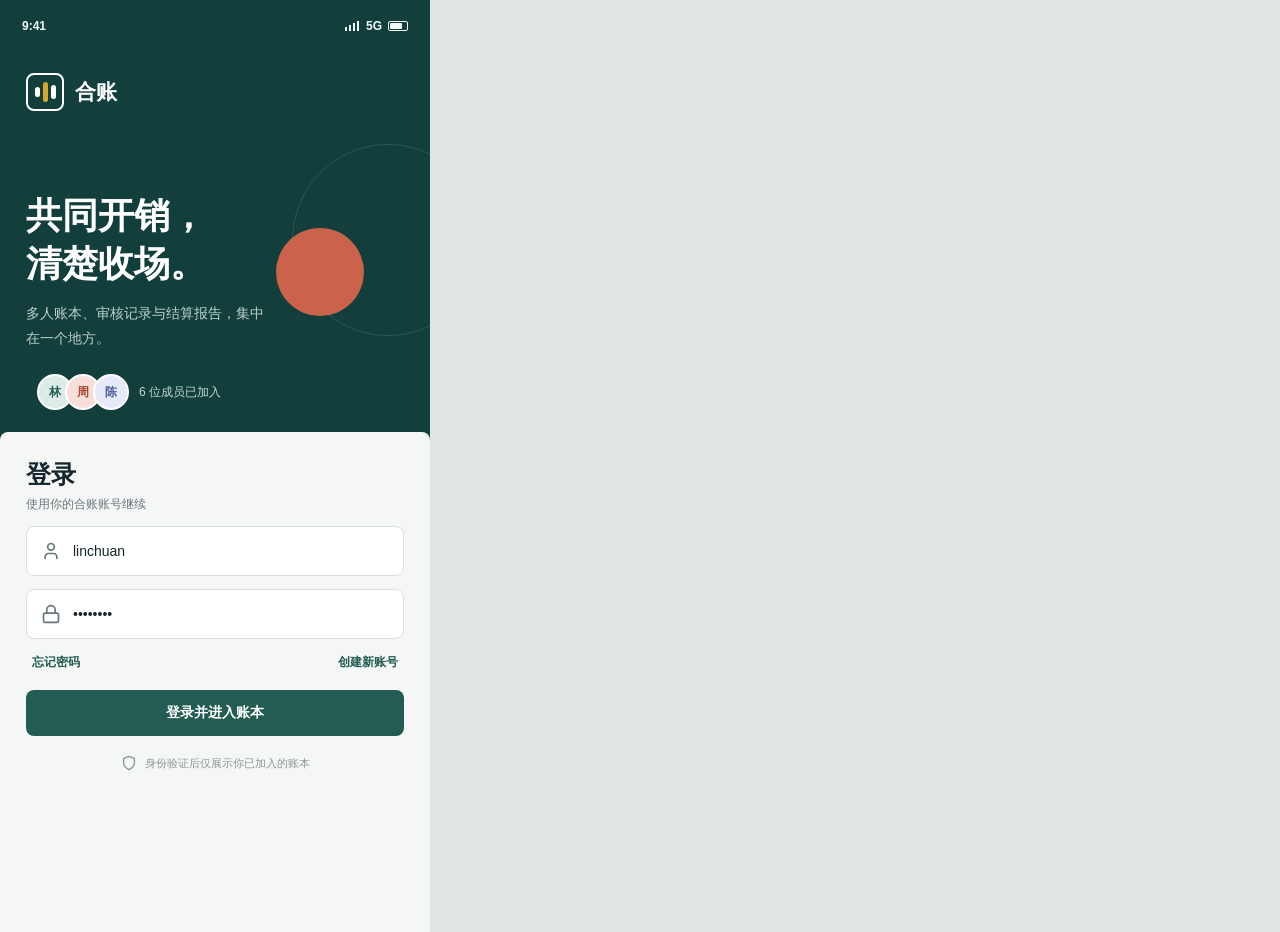
<file: lab2/UI界面/原型/index.html>
<!doctype html>
<html lang="zh-CN">
<head>
  <meta charset="utf-8">
  <meta name="viewport" content="width=430, initial-scale=1">
  <title>合账 · UI 原型</title>
  <link rel="stylesheet" href="styles.css">
</head>
<body>
  <svg width="0" height="0" style="position:absolute" aria-hidden="true">
    <symbol id="i-home" viewBox="0 0 24 24"><path d="m3 9 9-7 9 7v11a2 2 0 0 1-2 2H5a2 2 0 0 1-2-2z"/><polyline points="9 22 9 12 15 12 15 22"/></symbol>
    <symbol id="i-receipt" viewBox="0 0 24 24"><path d="M4 2v20l2-1 2 1 2-1 2 1 2-1 2 1 2-1 2 1V2l-2 1-2-1-2 1-2-1-2 1-2-1-2 1Z"/><path d="M8 7h8"/><path d="M8 11h8"/><path d="M8 15h5"/></symbol>
    <symbol id="i-users" viewBox="0 0 24 24"><path d="M16 21v-2a4 4 0 0 0-4-4H6a4 4 0 0 0-4 4v2"/><circle cx="9" cy="7" r="4"/><path d="M22 21v-2a4 4 0 0 0-3-3.87"/><path d="M16 3.13a4 4 0 0 1 0 7.75"/></symbol>
    <symbol id="i-chart" viewBox="0 0 24 24"><path d="M3 3v18h18"/><path d="M18 17V9"/><path d="M13 17V5"/><path d="M8 17v-3"/></symbol>
    <symbol id="i-bell" viewBox="0 0 24 24"><path d="M10.3 21a1.94 1.94 0 0 0 3.4 0"/><path d="M18 8a6 6 0 0 0-12 0c0 7-3 7-3 9h18c0-2-3-2-3-9"/></symbol>
    <symbol id="i-plus" viewBox="0 0 24 24"><path d="M12 5v14"/><path d="M5 12h14"/></symbol>
    <symbol id="i-search" viewBox="0 0 24 24"><circle cx="11" cy="11" r="8"/><path d="m21 21-4.3-4.3"/></symbol>
    <symbol id="i-chevron-left" viewBox="0 0 24 24"><path d="m15 18-6-6 6-6"/></symbol>
    <symbol id="i-chevron-right" viewBox="0 0 24 24"><path d="m9 18 6-6-6-6"/></symbol>
    <symbol id="i-chevron-down" viewBox="0 0 24 24"><path d="m6 9 6 6 6-6"/></symbol>
    <symbol id="i-filter" viewBox="0 0 24 24"><path d="M4 5h16"/><path d="M7 12h10"/><path d="M10 19h4"/></symbol>
    <symbol id="i-download" viewBox="0 0 24 24"><path d="M21 15v4a2 2 0 0 1-2 2H5a2 2 0 0 1-2-2v-4"/><path d="m7 10 5 5 5-5"/><path d="M12 15V3"/></symbol>
    <symbol id="i-check" viewBox="0 0 24 24"><path d="M20 6 9 17l-5-5"/></symbol>
    <symbol id="i-x" viewBox="0 0 24 24"><path d="M18 6 6 18"/><path d="m6 6 12 12"/></symbol>
    <symbol id="i-shield" viewBox="0 0 24 24"><path d="M12 22s8-4 8-10V5l-8-3-8 3v7c0 6 8 10 8 10"/></symbol>
    <symbol id="i-user-plus" viewBox="0 0 24 24"><path d="M16 21v-2a4 4 0 0 0-4-4H6a4 4 0 0 0-4 4v2"/><circle cx="9" cy="7" r="4"/><path d="M19 8v6"/><path d="M22 11h-6"/></symbol>
    <symbol id="i-more" viewBox="0 0 24 24"><circle cx="5" cy="12" r="1"/><circle cx="12" cy="12" r="1"/><circle cx="19" cy="12" r="1"/></symbol>
    <symbol id="i-wallet" viewBox="0 0 24 24"><path d="M19 7V4a1 1 0 0 0-1-1H5a2 2 0 0 0 0 4h15a1 1 0 0 1 1 1v4h-3a2 2 0 0 0 0 4h3a1 1 0 0 0 1-1v-2a1 1 0 0 0-1-1"/><path d="M3 5v14a2 2 0 0 0 2 2h15a1 1 0 0 0 1-1v-4"/></symbol>
    <symbol id="i-calendar" viewBox="0 0 24 24"><path d="M8 2v4"/><path d="M16 2v4"/><rect width="18" height="18" x="3" y="4" rx="2"/><path d="M3 10h18"/></symbol>
    <symbol id="i-settings" viewBox="0 0 24 24"><path d="M12.22 2h-.44a2 2 0 0 0-2 2v.18a2 2 0 0 1-1 1.73l-.43.25a2 2 0 0 1-2 0l-.15-.08a2 2 0 0 0-2.73.73l-.22.38a2 2 0 0 0 .73 2.73l.15.1a2 2 0 0 1 1 1.72v.51a2 2 0 0 1-1 1.74l-.15.09a2 2 0 0 0-.73 2.73l.22.38a2 2 0 0 0 2.73.73l.15-.08a2 2 0 0 1 2 0l.43.25a2 2 0 0 1 1 1.73V20a2 2 0 0 0 2 2h.44a2 2 0 0 0 2-2v-.18a2 2 0 0 1 1-1.73l.43-.25a2 2 0 0 1 2 0l.15.08a2 2 0 0 0 2.73-.73l.22-.38a2 2 0 0 0-.73-2.73l-.15-.09a2 2 0 0 1-1-1.74v-.51a2 2 0 0 1 1-1.74l.15-.09a2 2 0 0 0 .73-2.73l-.22-.38a2 2 0 0 0-2.73-.73l-.15.08a2 2 0 0 1-2 0l-.43-.25a2 2 0 0 1-1-1.73V4a2 2 0 0 0-2-2z"/><circle cx="12" cy="12" r="3"/></symbol>
    <symbol id="i-lock" viewBox="0 0 24 24"><rect width="18" height="11" x="3" y="11" rx="2"/><path d="M7 11V7a5 5 0 0 1 10 0v4"/></symbol>
    <symbol id="i-user" viewBox="0 0 24 24"><path d="M19 21v-2a4 4 0 0 0-4-4H9a4 4 0 0 0-4 4v2"/><circle cx="12" cy="7" r="4"/></symbol>
    <symbol id="i-clock" viewBox="0 0 24 24"><circle cx="12" cy="12" r="9"/><polyline points="12 7 12 12 15 14"/></symbol>
    <symbol id="i-credit-card" viewBox="0 0 24 24"><rect width="20" height="14" x="2" y="5" rx="2"/><path d="M2 10h20"/></symbol>
  </svg>

  <section class="device login-screen" data-screen="1">
    <div class="statusbar dark">
      <span>9:41</span>
      <div class="status-icons"><span class="signal"><i></i><i></i><i></i><i></i></span><span>5G</span><span class="battery"></span></div>
    </div>
    <div class="login-hero">
      <div class="brand-lockup"><div class="brand-mark"><i></i><i></i><i></i></div><span class="brand-name">合账</span></div>
      <h1>共同开销，<br>清楚收场。</h1>
      <p>多人账本、审核记录与结算报告，集中在一个地方。</p>
      <div class="hero-people">
        <span class="avatar a">林</span><span class="avatar b">周</span><span class="avatar c">陈</span><span>6 位成员已加入</span>
      </div>
    </div>
    <div class="login-sheet">
      <h2>登录</h2>
      <div class="sub">使用你的合账账号继续</div>
      <label class="field"><svg class="icon"><use href="#i-user"></use></svg><input value="linchuan" aria-label="用户名"></label>
      <label class="field"><svg class="icon"><use href="#i-lock"></use></svg><input value="••••••••" type="password" aria-label="密码"></label>
      <div class="login-links"><button>忘记密码</button><button>创建新账号</button></div>
      <button class="btn primary full">登录并进入账本</button>
      <div class="app-note"><svg class="icon" style="width:16px;height:16px"><use href="#i-shield"></use></svg><span>身份验证后仅展示你已加入的账本</span></div>
    </div>
  </section>

  <section class="device" data-screen="2">
    <div class="statusbar dark ledger-status">
      <span>9:41</span>
      <div class="status-icons"><span class="signal"><i></i><i></i><i></i><i></i></span><span>5G</span><span class="battery"></span></div>
    </div>
    <div class="ledger-hero">
      <div class="ledger-switch">
        <strong>周末合租</strong>
        <button class="icon-button ghost"><svg class="icon"><use href="#i-chevron-down"></use></svg></button>
      </div>
      <div class="ledger-balance">
        <div><div class="label">本月共同支出</div><div class="amount">¥3,248.60</div></div>
        <span class="pill teal">6 位成员</span>
      </div>
      <div class="ledger-avatars"><span class="avatar a">林</span><span class="avatar b">周</span><span class="avatar c">陈</span><span class="avatar d">许</span><span class="more">+2</span></div>
    </div>
    <div class="content">
      <div class="quick-actions">
        <button class="quick-action"><svg class="icon"><use href="#i-plus"></use></svg>新增账目</button>
        <button class="quick-action"><svg class="icon"><use href="#i-users"></use></svg>邀请成员</button>
        <button class="quick-action"><svg class="icon"><use href="#i-shield"></use></svg>免审规则</button>
      </div>
      <div class="section">
        <div class="section-head"><h2>成员与权限</h2><button class="link">管理</button></div>
        <div class="card" style="padding: 0 14px">
          <div class="member-row"><span class="avatar lg a">林</span><div class="member-info"><strong>林川</strong><span>我 · 本月垫付 ¥1,860.00</span></div><div class="member-role"><i class="dot"></i>所有者</div></div>
          <div class="member-row"><span class="avatar lg b">周</span><div class="member-info"><strong>周可</strong><span>本月垫付 ¥1,088.60</span></div><div class="member-role"><i class="dot" style="background:#d5a82c"></i>管理员</div></div>
          <div class="member-row"><span class="avatar lg c">陈</span><div class="member-info"><strong>陈默</strong><span>本月垫付 ¥300.00</span></div><div class="member-role"><i class="dot" style="background:#376f91"></i>普通成员</div></div>
          <div class="member-row"><span class="avatar lg d">许</span><div class="member-info"><strong>许知</strong><span>只能查看和筛选</span></div><div class="member-role"><i class="dot" style="background:#a9b3b0"></i>只读访客</div></div>
        </div>
      </div>
      <div class="section">
        <div class="section-head"><h2>最近动态</h2><button class="link">全部</button></div>
        <div class="card" style="padding: 13px 14px; display:flex; gap:10px; align-items:center">
          <span class="avatar c" style="width:32px;height:32px">陈</span>
          <div style="flex:1"><div style="font-size:12px;font-weight:700">陈默提交了一笔新增申请</div><div class="muted" style="font-size:10px;margin-top:3px">火锅 · ¥128.00 · 12 分钟前</div></div>
          <span class="pill gold">待审核</span>
        </div>
      </div>
    </div>
    <nav class="bottom-nav">
      <button class="nav-item active"><svg class="icon"><use href="#i-home"></use></svg>账本</button>
      <button class="nav-item"><svg class="icon"><use href="#i-receipt"></use></svg>账单</button>
      <button class="nav-item"><svg class="icon"><use href="#i-chart"></use></svg>结算</button>
      <button class="nav-item"><svg class="icon"><use href="#i-bell"></use></svg>通知</button>
    </nav>
  </section>

  <section class="device" data-screen="3">
    <div class="statusbar">
      <span>9:41</span>
      <div class="status-icons"><span class="signal"><i></i><i></i><i></i><i></i></span><span>5G</span><span class="battery"></span></div>
    </div>
    <div class="topbar"><button class="icon-button ghost"><svg class="icon"><use href="#i-chevron-left"></use></svg></button><div class="topbar-title" style="align-items:center"><h1>新增账目</h1><span>提交后进入审核</span></div><button class="link">存草稿</button></div>
    <div class="content">
      <div class="amount-block">
        <div class="amount-label">支出金额</div>
        <div class="amount-input"><strong>20.00</strong><span>元</span></div>
        <div class="field-row"><div class="mini-field"><svg class="icon" style="width:16px;height:16px"><use href="#i-calendar"></use></svg>5月18日</div><div class="mini-field"><svg class="icon" style="width:16px;height:16px"><use href="#i-receipt"></use></svg>伙食费</div></div>
      </div>
      <div class="section">
        <div class="section-head"><h2>实际付款</h2><button class="link">添加付款人</button></div>
        <div class="card" style="padding: 10px 13px">
          <div class="share-row"><div class="share-person"><span class="avatar a">林</span><strong>林川</strong></div><span class="money">¥13.00</span></div>
          <div class="share-row"><div class="share-person"><span class="avatar b">周</span><strong>周可</strong></div><span class="money">¥7.00</span></div>
        </div>
      </div>
      <div class="section">
        <div class="section-head"><h2>分摊成员</h2><span class="pill teal">已选 3 人</span></div>
        <div class="member-chips">
          <button class="member-chip selected"><span class="avatar a">林</span>林川</button>
          <button class="member-chip selected"><span class="avatar b">周</span>周可</button>
          <button class="member-chip selected"><span class="avatar c">陈</span>陈默</button>
          <button class="member-chip" style="opacity:.45"><span class="avatar d">许</span>许知</button>
        </div>
      </div>
      <div class="section">
        <div class="section-head"><h2>分摊方式</h2><span class="muted" style="font-size:11px">必须分完 20.00 元</span></div>
        <div class="split-control"><button class="active">平均分摊</button><button>手工分摊</button></div>
        <div class="card" style="padding: 6px 13px;margin-top:9px">
          <div class="share-row"><div class="share-person"><span class="avatar a">林</span>林川</div><span class="money">¥6.67</span></div>
          <div class="share-row"><div class="share-person"><span class="avatar b">周</span>周可</div><span class="money">¥6.67</span></div>
          <div class="share-row"><div class="share-person"><span class="avatar c">陈</span>陈默</div><span class="money">¥6.66</span></div>
        </div>
      </div>
    </div>
    <div class="sticky-action"><button class="btn primary full"><svg class="icon"><use href="#i-check"></use></svg>提交审核</button></div>
  </section>

  <section class="device" data-screen="4">
    <div class="statusbar">
      <span>9:41</span>
      <div class="status-icons"><span class="signal"><i></i><i></i><i></i><i></i></span><span>5G</span><span class="battery"></span></div>
    </div>
    <div class="topbar"><button class="icon-button ghost"><svg class="icon"><use href="#i-chevron-left"></use></svg></button><div class="topbar-title" style="align-items:center"><h1>审批中心</h1><span>周末合租</span></div><button class="icon-button"><svg class="icon"><use href="#i-filter"></use></svg></button></div>
    <div class="content">
      <div class="segmented"><button class="active">待审核 4</button><button>已处理 12</button></div>
      <div class="card approval-item">
        <div class="approval-top"><div class="approval-main"><span class="avatar lg c">陈</span><div><strong>新增 · 晚餐</strong><p>陈默提交 · 今天 12:24</p></div></div><span class="pill gold">待审核</span></div>
        <div class="approval-meta"><div>金额<b>¥128.00</b></div><div>付款人<b>陈默</b></div><div>分摊<b>3 人</b></div></div>
        <div class="approval-actions"><button class="btn outline small"><svg class="icon" style="width:16px;height:16px"><use href="#i-x"></use></svg>驳回</button><button class="btn primary small"><svg class="icon" style="width:16px;height:16px"><use href="#i-check"></use></svg>批准并生效</button></div>
      </div>
      <div class="card approval-item">
        <div class="approval-top"><div class="approval-main"><span class="avatar b">周</span><div><strong>修改 · 打车</strong><p>周可提交 · 今天 10:06</p></div></div><span class="pill blue">免审命中</span></div>
        <div class="approval-meta"><div>原金额<b>¥42.00</b></div><div>新金额<b>¥48.00</b></div><div>状态<b>直接生效</b></div></div>
        <div class="approval-actions"><button class="btn outline small">查看记录</button><button class="btn secondary small">查看账目</button></div>
      </div>
    </div>
    <nav class="bottom-nav"><button class="nav-item"><svg class="icon"><use href="#i-home"></use></svg>账本</button><button class="nav-item active"><svg class="icon"><use href="#i-check"></use></svg>审批</button><button class="nav-item"><svg class="icon"><use href="#i-chart"></use></svg>结算</button><button class="nav-item"><svg class="icon"><use href="#i-bell"></use></svg>通知</button></nav>
  </section>

  <section class="device" data-screen="5">
    <div class="statusbar">
      <span>9:41</span>
      <div class="status-icons"><span class="signal"><i></i><i></i><i></i><i></i></span><span>5G</span><span class="battery"></span></div>
    </div>
    <div class="topbar"><button class="icon-button ghost"><svg class="icon"><use href="#i-chevron-left"></use></svg></button><div class="topbar-title" style="align-items:center"><h1>结算中心</h1><span>5月账期 · 12 笔未结算</span></div><button class="icon-button"><svg class="icon"><use href="#i-more"></use></svg></button></div>
    <div class="content">
      <div class="settlement-summary">
        <div class="summary-top"><div><span>本批次总支出</span><strong>¥3,248.60</strong></div><span class="pill teal">等待确认</span></div>
        <div class="net-list">
          <div class="net-person"><div class="who"><span class="avatar a">林</span>林川</div><span class="positive">+ ¥5.84</span></div>
          <div class="net-person"><div class="who"><span class="avatar b">周</span>周可</div><span class="positive">+ ¥0.83</span></div>
          <div class="net-person"><div class="who"><span class="avatar c">陈</span>陈默</div><span class="negative">- ¥6.67</span></div>
        </div>
      </div>
      <div class="section" style="margin-top:16px">
        <div class="section-head"><h2>收付款建议</h2><span class="muted" style="font-size:11px">系统匹配</span></div>
        <div class="card transfer-item"><div class="transfer-route"><span class="avatar c" style="width:28px;height:28px;font-size:10px">陈</span><span>C 陈默</span><span class="route-line"></span><span class="avatar a" style="width:28px;height:28px;font-size:10px">林</span><span>A 林川</span></div><div style="text-align:right"><div class="transfer-amount">¥5.84</div><span class="pill gray" style="margin-top:4px">待处理</span></div></div>
        <div class="card transfer-item"><div class="transfer-route"><span class="avatar c" style="width:28px;height:28px;font-size:10px">陈</span><span>C 陈默</span><span class="route-line"></span><span class="avatar b" style="width:28px;height:28px;font-size:10px">周</span><span>B 周可</span></div><div style="text-align:right"><div class="transfer-amount">¥0.83</div><span class="pill gray" style="margin-top:4px">待处理</span></div></div>
      </div>
      <div class="settlement-note">每个账目使用其冻结的分摊成员与分摊方式；这里只读取快照并生成付款指令。</div>
    </div>
    <div class="sticky-action"><button class="btn coral full"><svg class="icon"><use href="#i-chart"></use></svg>确认本次结算</button></div>
    <nav class="bottom-nav"><button class="nav-item"><svg class="icon"><use href="#i-home"></use></svg>账本</button><button class="nav-item"><svg class="icon"><use href="#i-receipt"></use></svg>账单</button><button class="nav-item active"><svg class="icon"><use href="#i-chart"></use></svg>结算</button><button class="nav-item"><svg class="icon"><use href="#i-bell"></use></svg>通知</button></nav>
  </section>

  <section class="device" data-screen="6">
    <div class="statusbar">
      <span>9:41</span>
      <div class="status-icons"><span class="signal"><i></i><i></i><i></i><i></i></span><span>5G</span><span class="battery"></span></div>
    </div>
    <div class="topbar"><div class="topbar-title"><h1>账单</h1><span>周末合租 · 本月 38 笔</span></div><button class="icon-button"><svg class="icon"><use href="#i-download"></use></svg></button></div>
    <div class="content">
      <div class="searchbar"><svg class="icon" style="width:18px;height:18px"><use href="#i-search"></use></svg><span>搜索用途、备注或金额</span></div>
      <div class="filter-row"><button class="chip selected">全部状态</button><button class="chip">本月</button><button class="chip">伙食费</button><button class="chip"><svg class="icon" style="width:14px;height:14px"><use href="#i-filter"></use></svg></button></div>
      <div class="bill-date">5月18日 · 今天</div>
      <div class="bill-item"><span class="bill-icon food"><svg class="icon" style="width:18px;height:18px"><use href="#i-receipt"></use></svg></span><div class="bill-main"><strong>晚餐 · 火锅</strong><span>林川付款 · 3 人分摊</span></div><span class="bill-money">¥128.00</span></div>
      <div class="bill-item"><span class="bill-icon market"><svg class="icon" style="width:18px;height:18px"><use href="#i-wallet"></use></svg></span><div class="bill-main"><strong>超市日用品</strong><span>周可付款 · 4 人分摊</span></div><span class="bill-money">¥86.40</span></div>
      <div class="bill-date">5月17日 · 昨天</div>
      <div class="bill-item"><span class="bill-icon travel"><svg class="icon" style="width:18px;height:18px"><use href="#i-credit-card"></use></svg></span><div class="bill-main"><strong>打车回家</strong><span>陈默付款 · 2 人分摊</span></div><span class="bill-money">¥48.00</span></div>
      <div class="bill-item"><span class="bill-icon food"><svg class="icon" style="width:18px;height:18px"><use href="#i-receipt"></use></svg></span><div class="bill-main"><strong>早餐</strong><span>林川付款 · 1 人分摊</span></div><span class="bill-money">¥18.00</span></div>
    </div>
    <div class="export-bar"><button class="btn primary full"><svg class="icon"><use href="#i-download"></use></svg>导出当前筛选 · 12 条</button></div>
    <nav class="bottom-nav"><button class="nav-item"><svg class="icon"><use href="#i-home"></use></svg>账本</button><button class="nav-item active"><svg class="icon"><use href="#i-receipt"></use></svg>账单</button><button class="nav-item"><svg class="icon"><use href="#i-chart"></use></svg>结算</button><button class="nav-item"><svg class="icon"><use href="#i-bell"></use></svg>通知</button></nav>
  </section>

  <section class="device" data-screen="7">
    <div class="statusbar">
      <span>9:41</span>
      <div class="status-icons"><span class="signal"><i></i><i></i><i></i><i></i></span><span>5G</span><span class="battery"></span></div>
    </div>
    <div class="topbar"><button class="icon-button ghost"><svg class="icon"><use href="#i-chevron-left"></use></svg></button><div class="topbar-title" style="align-items:center"><h1>操作日志</h1><span>周末合租 · 审计留痕</span></div><button class="icon-button"><svg class="icon"><use href="#i-filter"></use></svg></button></div>
    <div class="content">
      <div class="audit-summary"><div class="audit-stat"><strong>128</strong><span>本月操作</span></div><div class="audit-stat"><strong>12</strong><span>审批结果</span></div><div class="audit-stat"><strong>3</strong><span>撤销动作</span></div></div>
      <div class="timeline">
        <div class="timeline-item"><div class="timeline-card"><strong>林川批准了一笔新增申请</strong><p>晚餐 · 火锅 ¥128.00，数据已生效并发送通知。</p><div class="timeline-meta"><span>林川 · 所有者</span><span>今天 12:26</span></div></div></div>
        <div class="timeline-item warn"><div class="timeline-card"><strong>陈默提交了新增申请</strong><p>分摊成员：林川、周可、陈默；平均分摊 3 人。</p><div class="timeline-meta"><span>陈默 · 普通成员</span><span>今天 12:24</span></div></div></div>
        <div class="timeline-item"><div class="timeline-card"><strong>周可直接修改了打车账目</strong><p>金额 ¥42.00 → ¥48.00，已保留修改前快照。</p><div class="timeline-meta"><span>周可 · 管理员</span><span>今天 10:06</span></div></div></div>
        <div class="timeline-item"><div class="timeline-card"><strong>5 月结算报告已生成</strong><p>12 笔账目标记为已结清，付款指令等待线下处理。</p><div class="timeline-meta"><span>林川 · 所有者</span><span>昨天 21:40</span></div></div></div>
      </div>
    </div>
    <nav class="bottom-nav"><button class="nav-item"><svg class="icon"><use href="#i-home"></use></svg>账本</button><button class="nav-item"><svg class="icon"><use href="#i-receipt"></use></svg>账单</button><button class="nav-item"><svg class="icon"><use href="#i-clock"></use></svg>日志</button><button class="nav-item"><svg class="icon"><use href="#i-bell"></use></svg>通知</button></nav>
  </section>

  <section class="device" data-screen="8">
    <div class="statusbar">
      <span>9:41</span>
      <div class="status-icons"><span class="signal"><i></i><i></i><i></i><i></i></span><span>5G</span><span class="battery"></span></div>
    </div>
    <div class="topbar"><div class="topbar-title"><h1>通知</h1><span>应用内消息</span></div><button class="link">全部已读</button></div>
    <div class="content">
      <div class="notice-tools"><strong>今天</strong><span class="muted" style="font-size:11px">3 条未读</span></div>
      <div class="notice-item"><span class="notice-icon ok"><svg class="icon" style="width:18px;height:18px"><use href="#i-check"></use></svg></span><div class="notice-body"><strong>新增申请已批准</strong><p>你提交的“晚餐 · 火锅”已生效，分摊金额为 ¥6.67。</p><div class="notice-time">12:26</div></div><i class="unread-dot"></i></div>
      <div class="notice-item"><span class="notice-icon edit"><svg class="icon" style="width:18px;height:18px"><use href="#i-receipt"></use></svg></span><div class="notice-body"><strong>账目已被修改</strong><p>管理员周可直接修改了“打车回家”，金额变为 ¥48.00。</p><div class="notice-time">10:06</div></div><i class="unread-dot"></i></div>
      <div class="notice-item"><span class="notice-icon settle"><svg class="icon" style="width:18px;height:18px"><use href="#i-chart"></use></svg></span><div class="notice-body"><strong>5 月结算报告已生成</strong><p>你本次应收 ¥5.84，付款指令已进入待处理状态。</p><div class="notice-time">昨天 21:40</div></div><i class="unread-dot"></i></div>
      <div class="notice-tools" style="margin-top:20px"><strong>更早</strong></div>
      <div class="notice-item" style="opacity:.86"><span class="notice-icon ok"><svg class="icon" style="width:18px;height:18px"><use href="#i-user-plus"></use></svg></span><div class="notice-body"><strong>周可加入了账本</strong><p>角色：管理员 · 由所有者林川邀请。</p><div class="notice-time">5月12日</div></div></div>
      <div class="notice-item" style="opacity:.86"><span class="notice-icon edit"><svg class="icon" style="width:18px;height:18px"><use href="#i-shield"></use></svg></span><div class="notice-body"><strong>免审规则已更新</strong><p>“打车”账目中的备注字段已开启免审。</p><div class="notice-time">5月10日</div></div></div>
    </div>
    <nav class="bottom-nav"><button class="nav-item"><svg class="icon"><use href="#i-home"></use></svg>账本</button><button class="nav-item"><svg class="icon"><use href="#i-receipt"></use></svg>账单</button><button class="nav-item"><svg class="icon"><use href="#i-chart"></use></svg>结算</button><button class="nav-item active"><svg class="icon"><use href="#i-bell"></use></svg>通知</button></nav>
  </section>

  <script>
    const params = new URLSearchParams(location.search);
    const screen = params.get("screen") || "1";
    document.querySelectorAll("[data-screen]").forEach((node) => {
      node.classList.toggle("active", node.dataset.screen === screen);
    });
  </script>
</body>
</html>
</file>
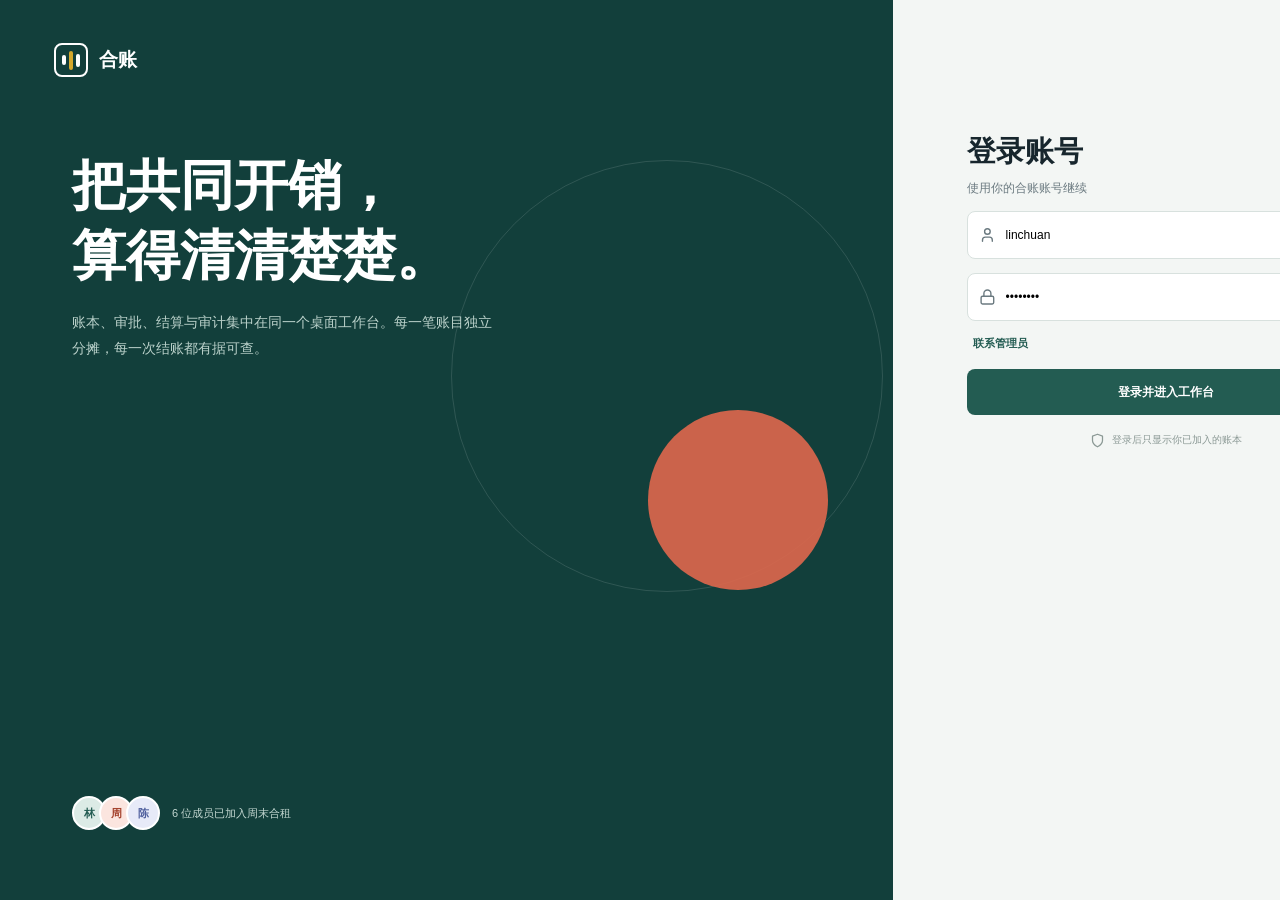
<file: lab2/UI界面/桌面版/原型/index.html>
<!doctype html>
<html lang="zh-CN">
<head>
  <meta charset="utf-8">
  <meta name="viewport" content="width=1440, initial-scale=1">
  <title>合账 · 桌面 UI 原型</title>
  <link rel="stylesheet" href="styles.css">
</head>
<body>
  <svg width="0" height="0" style="position:absolute" aria-hidden="true">
    <symbol id="i-search" viewBox="0 0 24 24"><circle cx="11" cy="11" r="8"/><path d="m21 21-4.3-4.3"/></symbol>
    <symbol id="i-bell" viewBox="0 0 24 24"><path d="M10.3 21a1.94 1.94 0 0 0 3.4 0"/><path d="M18 8a6 6 0 0 0-12 0c0 7-3 7-3 9h18c0-2-3-2-3-9"/></symbol>
    <symbol id="i-plus" viewBox="0 0 24 24"><path d="M12 5v14"/><path d="M5 12h14"/></symbol>
    <symbol id="i-filter" viewBox="0 0 24 24"><path d="M4 5h16"/><path d="M7 12h10"/><path d="M10 19h4"/></symbol>
    <symbol id="i-download" viewBox="0 0 24 24"><path d="M21 15v4a2 2 0 0 1-2 2H5a2 2 0 0 1-2-2v-4"/><path d="m7 10 5 5 5-5"/><path d="M12 15V3"/></symbol>
    <symbol id="i-check" viewBox="0 0 24 24"><path d="M20 6 9 17l-5-5"/></symbol>
    <symbol id="i-x" viewBox="0 0 24 24"><path d="M18 6 6 18"/><path d="m6 6 12 12"/></symbol>
    <symbol id="i-chevron-left" viewBox="0 0 24 24"><path d="m15 18-6-6 6-6"/></symbol>
    <symbol id="i-chevron-down" viewBox="0 0 24 24"><path d="m6 9 6 6 6-6"/></symbol>
    <symbol id="i-calendar" viewBox="0 0 24 24"><path d="M8 2v4"/><path d="M16 2v4"/><rect width="18" height="18" x="3" y="4" rx="2"/><path d="M3 10h18"/></symbol>
    <symbol id="i-receipt" viewBox="0 0 24 24"><path d="M4 2v20l2-1 2 1 2-1 2 1 2-1 2 1 2-1 2 1V2l-2 1-2-1-2 1-2-1-2 1-2-1-2 1Z"/><path d="M8 7h8"/><path d="M8 11h8"/><path d="M8 15h5"/></symbol>
    <symbol id="i-user" viewBox="0 0 24 24"><path d="M19 21v-2a4 4 0 0 0-4-4H9a4 4 0 0 0-4 4v2"/><circle cx="12" cy="7" r="4"/></symbol>
    <symbol id="i-users" viewBox="0 0 24 24"><path d="M16 21v-2a4 4 0 0 0-4-4H6a4 4 0 0 0-4 4v2"/><circle cx="9" cy="7" r="4"/><path d="M22 21v-2a4 4 0 0 0-3-3.87"/><path d="M16 3.13a4 4 0 0 1 0 7.75"/></symbol>
    <symbol id="i-shield" viewBox="0 0 24 24"><path d="M12 22s8-4 8-10V5l-8-3-8 3v7c0 6 8 10 8 10"/></symbol>
    <symbol id="i-more" viewBox="0 0 24 24"><circle cx="5" cy="12" r="1"/><circle cx="12" cy="12" r="1"/><circle cx="19" cy="12" r="1"/></symbol>
    <symbol id="i-wallet" viewBox="0 0 24 24"><path d="M19 7V4a1 1 0 0 0-1-1H5a2 2 0 0 0 0 4h15a1 1 0 0 1 1 1v4h-3a2 2 0 0 0 0 4h3a1 1 0 0 0 1-1v-2a1 1 0 0 0-1-1"/><path d="M3 5v14a2 2 0 0 0 2 2h15a1 1 0 0 0 1-1v-4"/></symbol>
    <symbol id="i-settings" viewBox="0 0 24 24"><path d="M12.22 2h-.44a2 2 0 0 0-2 2v.18a2 2 0 0 1-1 1.73l-.43.25a2 2 0 0 1-2 0l-.15-.08a2 2 0 0 0-2.73.73l-.22.38a2 2 0 0 0 .73 2.73l.15.1a2 2 0 0 1 1 1.72v.51a2 2 0 0 1-1 1.74l-.15.09a2 2 0 0 0-.73 2.73l.22.38a2 2 0 0 0 2.73.73l.15-.08a2 2 0 0 1 2 0l.43.25a2 2 0 0 1 1 1.73V20a2 2 0 0 0 2 2h.44a2 2 0 0 0 2-2v-.18a2 2 0 0 1 1-1.73l.43-.25a2 2 0 0 1 2 0l.15.08a2 2 0 0 0 2.73-.73l.22-.38a2 2 0 0 0-.73-2.73l-.15-.09a2 2 0 0 1-1-1.74v-.51a2 2 0 0 1 1-1.74l.15-.09a2 2 0 0 0 .73-2.73l-.22-.38a2 2 0 0 0-2.73-.73l-.15.08a2 2 0 0 1-2 0l-.43-.25a2 2 0 0 1-1-1.73V4a2 2 0 0 0-2-2z"/><circle cx="12" cy="12" r="3"/></symbol>
    <symbol id="i-lock" viewBox="0 0 24 24"><rect width="18" height="11" x="3" y="11" rx="2"/><path d="M7 11V7a5 5 0 0 1 10 0v4"/></symbol>
    <symbol id="i-clock" viewBox="0 0 24 24"><circle cx="12" cy="12" r="9"/><polyline points="12 7 12 12 15 14"/></symbol>
    <symbol id="i-chart" viewBox="0 0 24 24"><path d="M3 3v18h18"/><path d="M18 17V9"/><path d="M13 17V5"/><path d="M8 17v-3"/></symbol>
    <symbol id="i-logout" viewBox="0 0 24 24"><path d="M9 21H5a2 2 0 0 1-2-2V5a2 2 0 0 1 2-2h4"/><polyline points="16 17 21 12 16 7"/><line x1="21" x2="9" y1="12" y2="12"/></symbol>
  </svg>

  <section class="screen login-screen" data-screen="1">
    <div class="login-brand"><div class="brand-mark"><i></i><i></i><i></i></div><span class="brand-name">合账</span></div>
    <div class="login-panel-left">
      <div class="login-copy">
        <h1>把共同开销，<br>算得清清楚楚。</h1>
        <p>账本、审批、结算与审计集中在同一个桌面工作台。每一笔账目独立分摊，每一次结账都有据可查。</p>
      </div>
      <div class="login-people"><span class="avatar">林</span><span class="avatar b">周</span><span class="avatar c">陈</span><span>6 位成员已加入周末合租</span></div>
    </div>
    <div class="login-panel-right">
      <h2>登录账号</h2>
      <div class="sub">使用你的合账账号继续</div>
      <label class="input-box login-input"><svg class="icon"><use href="#i-user"></use></svg><input value="linchuan" aria-label="用户名"></label>
      <label class="input-box login-input"><svg class="icon"><use href="#i-lock"></use></svg><input value="••••••••" type="password" aria-label="密码"></label>
      <div class="login-links"><button>联系管理员</button><button>创建新账号</button></div>
      <button class="btn primary" style="width:100%;height:46px">登录并进入工作台</button>
      <div class="login-note"><svg class="icon" style="width:15px;height:15px"><use href="#i-shield"></use></svg><span>登录后只显示你已加入的账本</span></div>
    </div>
  </section>

  <section class="screen" data-screen="2">
    <div class="desktop-shell">
      <header class="topbar">
        <div class="brand-lockup"><div class="brand-mark"><i></i><i></i><i></i></div><span class="brand-name">合账</span></div>
        <div class="search"><svg class="icon"><use href="#i-search"></use></svg><span>搜索账本、成员或账目</span></div>
        <div class="top-actions"><button class="icon-button"><svg class="icon"><use href="#i-bell"></use></svg></button><span class="user-avatar">林</span></div>
      </header>
      <main class="workspace">
        <div class="page-head"><div><h1>下午好，林川</h1><p>2026 年 11 月 11 日 · 你当前有 4 项需要处理</p></div><button class="btn primary"><svg class="icon"><use href="#i-plus"></use></svg>新增账目</button></div>
        <div class="home-grid">
          <div class="left-column">
            <div class="stat-row">
              <div class="card stat-card"><div class="stat-label">参与账本</div><div class="stat-value">3</div><div class="stat-note">周末合租 / 川西旅行 / 班级活动</div></div>
              <div class="card stat-card"><div class="stat-label">本月共同支出</div><div class="stat-value">¥4,890.20</div><div class="stat-note">较上月增加 8.4%</div></div>
              <div class="card stat-card"><div class="stat-label">待处理</div><div class="stat-value">4</div><div class="stat-note">3 条审批申请 · 1 个待结算批次</div></div>
            </div>
            <div class="section-head"><h2>最近账本</h2><button class="link">查看全部</button></div>
            <div class="card ledger-card"><div class="ledger-card-main"><span class="ledger-icon"><svg class="icon"><use href="#i-users"></use></svg></span><div><strong>周末合租</strong><small>6 位成员 · 最近更新 12 分钟前</small></div></div><div><div class="ledger-card-amount">¥3,248.60</div><span class="pill teal">管理员</span></div></div>
            <div class="card ledger-card"><div class="ledger-card-main"><span class="ledger-icon" style="background:#e7eaf8;color:#4f5f9d"><svg class="icon"><use href="#i-wallet"></use></svg></span><div><strong>川西旅行</strong><small>8 位成员 · 最近更新 昨天</small></div></div><div><div class="ledger-card-amount">¥1,641.60</div><span class="pill gold">普通成员</span></div></div>
            <div class="card ledger-card"><div class="ledger-card-main"><span class="ledger-icon" style="background:#fbf1cd;color:#80620c"><svg class="icon"><use href="#i-receipt"></use></svg></span><div><strong>班级活动</strong><small>12 位成员 · 最近更新 3 天前</small></div></div><div><div class="ledger-card-amount">¥860.00</div><span class="pill gray">只读访客</span></div></div>
          </div>
          <div class="right-column">
            <div class="section-head"><h2>需要你处理</h2><button class="link">全部待办</button></div>
            <div class="card task-card"><div class="task-main"><span class="avatar c">陈</span><div><strong>陈默提交新增申请</strong><span>火锅 · ¥128.00 · 周末合租</span></div></div><div class="task-meta"><span>12 分钟前</span><span class="pill gold">待审核</span></div></div>
            <div class="card task-card"><div class="task-main"><span class="avatar b">周</span><div><strong>修改申请等待确认</strong><span>打车回家 · ¥42.00 → ¥48.00</span></div></div><div class="task-meta"><span>2 小时前</span><span class="pill blue">账本内处理</span></div></div>
            <div class="card task-card"><div class="task-main"><span class="ledger-icon"><svg class="icon"><use href="#i-chart"></use></svg></span><div><strong>川西旅行可以结算</strong><span>8 笔未结算账目 · ¥1,641.60</span></div></div><div class="task-meta"><span>昨天 21:40</span><span class="pill teal">去结算</span></div></div>
            <div class="section-head" style="margin-top:18px"><h2>最近动态</h2></div>
            <div class="card task-card"><div class="task-main"><span class="avatar">林</span><div><strong>你批准了一笔新增申请</strong><span>晚餐 · 火锅 ¥128.00，已通知创建者</span></div></div></div>
          </div>
        </div>
      </main>
      <nav class="bottomnav"><button class="nav-item active"><span class="nav-asset nav-home"></span>首页</button><button class="nav-item"><span class="nav-asset nav-ledger"></span>账本</button><button class="nav-item"><span class="nav-asset nav-settlement"></span>结算</button><button class="nav-item"><span class="nav-asset nav-notification"></span>通知</button><button class="nav-item"><span class="nav-asset nav-user"></span>个人中心</button></nav>
    </div>
  </section>

  <section class="screen" data-screen="3">
    <div class="desktop-shell">
      <header class="topbar">
        <div class="brand-lockup"><div class="brand-mark"><i></i><i></i><i></i></div><span class="brand-name">合账</span></div>
        <div class="search"><svg class="icon"><use href="#i-search"></use></svg><span>搜索当前账本内的账目</span></div>
        <div class="top-actions"><button class="icon-button"><svg class="icon"><use href="#i-bell"></use></svg></button><span class="user-avatar">林</span></div>
      </header>
      <main class="workspace">
        <div class="ledger-head">
          <div><div class="ledger-title-line"><h1>周末合租</h1><span class="pill teal">管理员</span></div><div class="ledger-members"><span class="avatar">林</span><span class="avatar b">周</span><span class="avatar c">陈</span><span class="avatar d">许</span><span>+2 · 本月支出 ¥3,248.60</span></div></div>
          <div class="ledger-actions"><button class="btn outline"><svg class="icon"><use href="#i-users"></use></svg>邀请成员</button><button class="btn primary"><svg class="icon"><use href="#i-plus"></use></svg>新增账目</button></div>
        </div>
        <div class="inner-tabs"><button class="inner-tab active">账目</button><button class="inner-tab">成员</button><button class="inner-tab">免审设置</button><button class="inner-tab">审计日志</button></div>
        <div class="toolbar"><div class="search compact"><svg class="icon"><use href="#i-search"></use></svg><span>搜索用途或备注</span></div><button class="filter-chip active">全部状态</button><button class="filter-chip">本月</button><button class="filter-chip">伙食费</button><button class="filter-chip"><svg class="icon" style="width:14px;height:14px"><use href="#i-filter"></use></svg></button><button class="btn outline" style="margin-left:auto"><svg class="icon"><use href="#i-download"></use></svg>导出当前结果</button></div>
        <table class="table">
          <thead><tr><th>日期</th><th>账目</th><th>付款人</th><th>分摊</th><th>金额</th><th>状态</th></tr></thead>
          <tbody>
            <tr><td>11-11</td><td><span class="entry-name">晚餐 · 火锅</span><div class="entry-sub">伙食费</div></td><td>林川</td><td>3 人 · 平均</td><td class="money">¥128.00</td><td><span class="status pending">待审核</span></td></tr>
            <tr><td>11-10</td><td><span class="entry-name">超市日用品</span><div class="entry-sub">购物</div></td><td>周可</td><td>4 人 · 手工</td><td class="money">¥86.40</td><td><span class="status active">生效</span></td></tr>
            <tr><td>11-09</td><td><span class="entry-name">打车回家</span><div class="entry-sub">交通</div></td><td>陈默</td><td>2 人 · 平均</td><td class="money">¥48.00</td><td><span class="status active">生效</span></td></tr>
            <tr><td>11-08</td><td><span class="entry-name">房租</span><div class="entry-sub">房租</div></td><td>林川</td><td>6 人 · 手工</td><td class="money">¥2,800.00</td><td><span class="status settled">已结清</span></td></tr>
            <tr><td>11-07</td><td><span class="entry-name">早餐</span><div class="entry-sub">伙食费</div></td><td>陈默</td><td>1 人 · 平均</td><td class="money">¥18.00</td><td><span class="status revoked">已撤销</span></td></tr>
          </tbody>
        </table>
      </main>
      <nav class="bottomnav"><button class="nav-item"><span class="nav-asset nav-home"></span>首页</button><button class="nav-item active"><span class="nav-asset nav-ledger"></span>账本</button><button class="nav-item"><span class="nav-asset nav-settlement"></span>结算</button><button class="nav-item"><span class="nav-asset nav-notification"></span>通知</button><button class="nav-item"><span class="nav-asset nav-user"></span>个人中心</button></nav>
    </div>
  </section>

  <section class="screen" data-screen="4">
    <div class="desktop-shell">
      <header class="topbar">
        <div class="brand-lockup"><div class="brand-mark"><i></i><i></i><i></i></div><span class="brand-name">合账</span></div>
        <div class="search"><svg class="icon"><use href="#i-search"></use></svg><span>搜索账本、成员或账目</span></div>
        <div class="top-actions"><button class="icon-button"><svg class="icon"><use href="#i-bell"></use></svg></button><span class="user-avatar">林</span></div>
      </header>
      <main class="workspace">
        <div class="page-head"><div><h1>新增账目</h1><p>周末合租 · 提交后进入审批</p></div><div class="ledger-actions"><button class="btn outline">取消</button><button class="btn primary">提交审核</button></div></div>
        <div class="form-layout">
          <div class="card form-panel">
            <div class="field-block"><label>支出金额</label><div class="amount-box"><strong>20.00</strong><span>元</span></div></div>
            <div class="form-grid"><div class="field-block"><label>日期</label><div class="input-box"><svg class="icon"><use href="#i-calendar"></use></svg>2026-11-11</div></div><div class="field-block"><label>类别</label><div class="select-box"><svg class="icon"><use href="#i-receipt"></use></svg>伙食费</div></div></div>
            <div class="field-block"><label>实际付款人</label><div class="card" style="padding:0 12px"><div class="share-row"><span class="share-person"><span class="avatar">林</span>林川</span><strong>¥13.00</strong></div><div class="share-row"><span class="share-person"><span class="avatar b">周</span>周可</span><strong>¥7.00</strong></div></div></div>
            <div class="field-block"><label>分摊成员</label><div class="member-pill-list"><button class="member-pill selected"><span class="avatar">林</span>林川</button><button class="member-pill selected"><span class="avatar b">周</span>周可</button><button class="member-pill selected"><span class="avatar c">陈</span>陈默</button><button class="member-pill"><span class="avatar d">许</span>许知</button></div></div>
            <div class="field-block"><label>分摊方式</label><div class="split-toggle"><button class="active">平均分摊</button><button>手工分摊</button></div></div>
            <div class="field-block"><label>备注</label><div class="input-box">晚餐食材和饮料</div></div>
          </div>
          <aside class="card preview-panel"><h2>分摊预览</h2><div class="share-row"><span class="share-person"><span class="avatar">林</span>林川</span><strong>¥6.67</strong></div><div class="share-row"><span class="share-person"><span class="avatar b">周</span>周可</span><strong>¥6.67</strong></div><div class="share-row"><span class="share-person"><span class="avatar c">陈</span>陈默</span><strong>¥6.66</strong></div><div class="reconcile">平均分摊 20.00 元到 3 人，余数 2 分已分配到林川、周可。分摊合计 20.00 元，无未分配金额。</div><div class="form-actions"><button class="btn outline">保存草稿</button><button class="btn primary"><svg class="icon"><use href="#i-check"></use></svg>提交审核</button></div></aside>
        </div>
      </main>
      <nav class="bottomnav"><button class="nav-item"><span class="nav-asset nav-home"></span>首页</button><button class="nav-item active"><span class="nav-asset nav-ledger"></span>账本</button><button class="nav-item"><span class="nav-asset nav-settlement"></span>结算</button><button class="nav-item"><span class="nav-asset nav-notification"></span>通知</button><button class="nav-item"><span class="nav-asset nav-user"></span>个人中心</button></nav>
    </div>
  </section>

  <section class="screen" data-screen="5">
    <div class="desktop-shell">
      <header class="topbar">
        <div class="brand-lockup"><div class="brand-mark"><i></i><i></i><i></i></div><span class="brand-name">合账</span></div>
        <div class="search"><svg class="icon"><use href="#i-search"></use></svg><span>搜索审批或账目</span></div>
        <div class="top-actions"><button class="icon-button"><svg class="icon"><use href="#i-bell"></use></svg></button><span class="user-avatar">林</span></div>
      </header>
      <main class="workspace">
        <div class="page-head"><div><h1>审批中心</h1><p>周末合租 · 共 4 条待处理申请</p></div><button class="btn outline"><svg class="icon"><use href="#i-filter"></use></svg>筛选</button></div>
        <div class="approval-layout">
          <div class="approval-list">
            <div class="card approval-card selected"><div class="approval-main"><span class="avatar c">陈</span><div><strong>新增 · 晚餐</strong><span>陈默提交 · 今天 12:24</span></div></div><div class="task-meta"><span>金额 ¥128.00 · 3 人分摊</span><span class="pill gold">待审核</span></div></div>
            <div class="card approval-card"><div class="approval-main"><span class="avatar b">周</span><div><strong>修改 · 打车</strong><span>周可提交 · 今天 10:06</span></div></div><div class="task-meta"><span>金额 ¥42.00 → ¥48.00</span><span class="pill blue">免审命中</span></div></div>
            <div class="card approval-card"><div class="approval-main"><span class="avatar c">陈</span><div><strong>新增 · 清洁用品</strong><span>陈默提交 · 昨天 18:32</span></div></div><div class="task-meta"><span>金额 ¥76.00 · 4 人分摊</span><span class="pill gold">待审核</span></div></div>
          </div>
          <div class="card approval-summary"><div class="section-head"><h2>申请详情</h2><span class="pill gold">待审核</span></div><div class="field-block" style="margin-top:16px"><label>账目</label><div class="input-box">晚餐 · 火锅</div></div><div class="form-grid"><div class="field-block"><label>金额</label><div class="input-box">¥128.00</div></div><div class="field-block"><label>分类</label><div class="input-box">伙食费</div></div><div class="field-block"><label>付款人</label><div class="input-box">陈默</div></div><div class="field-block"><label>分摊方式</label><div class="input-box">平均分摊 · 3 人</div></div></div><div class="detail-grid"><div><label>申请类型</label><strong>新增</strong></div><div><label>提交人</label><strong>陈默</strong></div><div><label>免审规则</label><strong>未命中</strong></div></div><div class="action-row"><button class="btn outline"><svg class="icon"><use href="#i-x"></use></svg>驳回</button><button class="btn primary"><svg class="icon"><use href="#i-check"></use></svg>批准并生效</button></div></div>
        </div>
      </main>
      <nav class="bottomnav"><button class="nav-item"><span class="nav-asset nav-home"></span>首页</button><button class="nav-item active"><span class="nav-asset nav-ledger"></span>账本</button><button class="nav-item"><span class="nav-asset nav-settlement"></span>结算</button><button class="nav-item"><span class="nav-asset nav-notification"></span>通知</button><button class="nav-item"><span class="nav-asset nav-user"></span>个人中心</button></nav>
    </div>
  </section>

  <section class="screen" data-screen="6">
    <div class="desktop-shell">
      <header class="topbar">
        <div class="brand-lockup"><div class="brand-mark"><i></i><i></i><i></i></div><span class="brand-name">合账</span></div>
        <div class="search"><svg class="icon"><use href="#i-search"></use></svg><span>搜索结算记录</span></div>
        <div class="top-actions"><button class="icon-button"><svg class="icon"><use href="#i-bell"></use></svg></button><span class="user-avatar">林</span></div>
      </header>
      <main class="workspace">
        <div class="page-head"><div><h1>结算中心</h1><p>周末合租 · 5 月账期 · 12 笔未结算账目</p></div><button class="btn coral"><svg class="icon"><use href="#i-chart"></use></svg>确认本次结算</button></div>
        <div class="settlement-grid">
          <div class="settlement-summary"><div class="label">本批次总支出</div><div class="total">¥3,248.60</div><div class="net-list"><div class="net-row"><div class="net-person"><span class="avatar">林</span>林川</div><span class="positive">+ ¥5.84</span></div><div class="net-row"><div class="net-person"><span class="avatar b">周</span>周可</div><span class="positive">+ ¥0.83</span></div><div class="net-row"><div class="net-person"><span class="avatar c">陈</span>陈默</div><span class="negative">- ¥6.67</span></div></div></div>
          <div class="card transfer-table"><div class="section-head"><h2>系统付款建议</h2><span class="muted" style="font-size:10px">按净额匹配</span></div><div class="transfer-row"><div class="route"><span class="avatar c" style="width:28px;height:28px">陈</span>陈默<span class="line"></span><span class="avatar" style="width:28px;height:28px">林</span>林川</div><div class="value">¥5.84</div><span class="pill gray">OPEN</span></div><div class="transfer-row"><div class="route"><span class="avatar c" style="width:28px;height:28px">陈</span>陈默<span class="line"></span><span class="avatar b" style="width:28px;height:28px">周</span>周可</div><div class="value">¥0.83</div><span class="pill gray">OPEN</span></div><div class="settlement-note" style="margin-top:15px">结算只读取已冻结的付款与分摊快照。每条付款指令默认 OPEN，系统不自动确认真实到账。</div></div>
        </div>
      </main>
      <nav class="bottomnav"><button class="nav-item"><span class="nav-asset nav-home"></span>首页</button><button class="nav-item"><span class="nav-asset nav-ledger"></span>账本</button><button class="nav-item active"><span class="nav-asset nav-settlement"></span>结算</button><button class="nav-item"><span class="nav-asset nav-notification"></span>通知</button><button class="nav-item"><span class="nav-asset nav-user"></span>个人中心</button></nav>
    </div>
  </section>

  <section class="screen" data-screen="7">
    <div class="desktop-shell">
      <header class="topbar">
        <div class="brand-lockup"><div class="brand-mark"><i></i><i></i><i></i></div><span class="brand-name">合账</span></div>
        <div class="search"><svg class="icon"><use href="#i-search"></use></svg><span>搜索通知</span></div>
        <div class="top-actions"><button class="icon-button"><svg class="icon"><use href="#i-bell"></use></svg></button><span class="user-avatar">林</span></div>
      </header>
      <main class="workspace">
        <div class="page-head"><div><h1>通知</h1><p>应用内消息 · 3 条未读</p></div><button class="btn ghost">全部已读</button></div>
        <div class="notice-layout">
          <div class="notice-list">
            <div class="card notice-row unread"><span class="notice-icon ok"><svg class="icon"><use href="#i-check"></use></svg></span><div class="notice-copy"><strong>新增申请已批准</strong><p>你提交的“晚餐 · 火锅”已生效，分摊金额为 ¥6.67。</p><time>今天 12:26</time></div><i class="unread-dot"></i></div>
            <div class="card notice-row unread"><span class="notice-icon edit"><svg class="icon"><use href="#i-receipt"></use></svg></span><div class="notice-copy"><strong>账目已被修改</strong><p>管理员周可直接修改了“打车回家”，金额变为 ¥48.00。</p><time>今天 10:06</time></div><i class="unread-dot"></i></div>
            <div class="card notice-row unread"><span class="notice-icon settle"><svg class="icon"><use href="#i-chart"></use></svg></span><div class="notice-copy"><strong>5 月结算报告已生成</strong><p>你本次应收 ¥5.84，付款指令已进入待处理状态。</p><time>昨天 21:40</time></div><i class="unread-dot"></i></div>
            <div class="card notice-row"><span class="notice-icon ok"><svg class="icon"><use href="#i-users"></use></svg></span><div class="notice-copy"><strong>周可加入了账本</strong><p>角色：管理员 · 由所有者林川邀请。</p><time>11-08 14:22</time></div></div>
          </div>
          <div class="card notice-detail"><span class="pill teal">审批结果</span><h2>新增申请已批准</h2><p>你在“周末合租”中提交的新增账目已经由管理员林川批准。</p><div class="detail-box"><div><strong>账目：</strong>晚餐 · 火锅</div><div><strong>金额：</strong>¥128.00</div><div><strong>我的分摊：</strong>¥6.67</div><div><strong>处理时间：</strong>2026-11-11 12:26</div></div><a href="#" style="display:inline-block;margin-top:18px;color:var(--teal);font-size:11px;font-weight:700;text-decoration:none">打开账目记录 →</a></div>
        </div>
      </main>
      <nav class="bottomnav"><button class="nav-item"><span class="nav-asset nav-home"></span>首页</button><button class="nav-item"><span class="nav-asset nav-ledger"></span>账本</button><button class="nav-item"><span class="nav-asset nav-settlement"></span>结算</button><button class="nav-item active"><span class="nav-asset nav-notification"></span>通知</button><button class="nav-item"><span class="nav-asset nav-user"></span>个人中心</button></nav>
    </div>
  </section>

  <section class="screen" data-screen="8">
    <div class="desktop-shell">
      <header class="topbar">
        <div class="brand-lockup"><div class="brand-mark"><i></i><i></i><i></i></div><span class="brand-name">合账</span></div>
        <div class="search"><svg class="icon"><use href="#i-search"></use></svg><span>搜索账本、成员或账目</span></div>
        <div class="top-actions"><button class="icon-button"><svg class="icon"><use href="#i-bell"></use></svg></button><span class="user-avatar">林</span></div>
      </header>
      <main class="workspace">
        <div class="page-head"><div><h1>个人中心</h1><p>账号、角色和设备设置</p></div><button class="btn outline"><svg class="icon"><use href="#i-logout"></use></svg>退出登录</button></div>
        <div class="profile-grid">
          <div class="card profile-card"><div class="profile-cover"></div><div class="profile-avatar">林</div><div class="profile-name">林川</div><div class="profile-email">linchuan@example.com</div><div class="profile-meta"><div><span>账号创建</span><strong>2025-09-01</strong></div><div><span>最近登录</span><strong>今天 09:12</strong></div><div><span>参与账本</span><strong>3 个</strong></div><div><span>当前身份</span><strong>所有者 / 管理员 / 只读访客</strong></div></div><button class="btn secondary" style="width:100%;margin-top:18px"><svg class="icon"><use href="#i-settings"></use></svg>编辑个人资料</button></div>
          <div style="display:grid;grid-template-rows:1fr 1fr;gap:16px"><div class="card settings-card"><h2>我的账本角色</h2><div class="role-list"><div class="role-row"><span>周末合租</span><span class="pill teal">管理员</span></div><div class="role-row"><span>川西旅行</span><span class="pill gold">普通成员</span></div><div class="role-row"><span>班级活动</span><span class="pill gray">只读访客</span></div></div></div><div class="card settings-card"><h2>偏好与安全</h2><div class="preference-row"><span>应用内通知</span><span class="toggle"></span></div><div class="preference-row"><span>桌面窗口关闭时最小化到托盘</span><span class="toggle"></span></div><div class="preference-row"><span>当前会话</span><button class="link">查看登录设备</button></div><div class="preference-row"><span>密码与认证</span><button class="link">管理安全设置</button></div></div></div>
        </div>
      </main>
      <nav class="bottomnav"><button class="nav-item"><span class="nav-asset nav-home"></span>首页</button><button class="nav-item"><span class="nav-asset nav-ledger"></span>账本</button><button class="nav-item"><span class="nav-asset nav-settlement"></span>结算</button><button class="nav-item"><span class="nav-asset nav-notification"></span>通知</button><button class="nav-item active"><span class="nav-asset nav-user"></span>个人中心</button></nav>
    </div>
  </section>

  <section class="screen" data-screen="9">
    <div class="desktop-shell">
      <header class="topbar">
        <div class="brand-lockup"><div class="brand-mark"><i></i><i></i><i></i></div><span class="brand-name">合账</span></div>
        <div class="search"><svg class="icon"><use href="#i-search"></use></svg><span>搜索操作日志</span></div>
        <div class="top-actions"><button class="icon-button"><svg class="icon"><use href="#i-bell"></use></svg></button><span class="user-avatar">林</span></div>
      </header>
      <main class="workspace">
        <div class="page-head"><div><h1>审计日志</h1><p>周末合租 · 操作留痕与变更追踪</p></div><button class="btn outline"><svg class="icon"><use href="#i-filter"></use></svg>筛选</button></div>
        <div class="audit-grid">
          <div class="audit-stats"><div class="card audit-stat"><strong>128</strong><span>本月操作</span></div><div class="card audit-stat"><strong>12</strong><span>审批结果</span></div><div class="card audit-stat"><strong>3</strong><span>撤销动作</span></div><div class="card audit-stat"><strong>2</strong><span>结算批次</span></div></div>
          <table class="table audit-table"><thead><tr><th>时间</th><th>操作类型</th><th>对象</th><th>操作者</th><th>结果</th></tr></thead><tbody><tr><td>12:26</td><td class="type">批准新增申请</td><td>晚餐 · 火锅</td><td>林川 · 所有者</td><td><span class="status active">成功</span></td></tr><tr><td>12:24</td><td class="type">提交新增申请</td><td>晚餐 · 火锅 · ¥128.00</td><td>陈默 · 普通成员</td><td><span class="status pending">待审核</span></td></tr><tr><td>10:06</td><td class="type">直接修改账目</td><td>打车回家 · ¥42.00 → ¥48.00</td><td>周可 · 管理员</td><td><span class="status active">成功</span></td></tr><tr><td>昨天 21:40</td><td class="type">生成结算报告</td><td>5 月结算批次</td><td>林川 · 所有者</td><td><span class="status settled">已生成</span></td></tr><tr><td>昨天 18:32</td><td class="type">撤销账目</td><td>早餐 · ¥18.00</td><td>周可 · 管理员</td><td><span class="status revoked">已撤销</span></td></tr></tbody></table>
        </div>
      </main>
      <nav class="bottomnav"><button class="nav-item"><span class="nav-asset nav-home"></span>首页</button><button class="nav-item active"><span class="nav-asset nav-ledger"></span>账本</button><button class="nav-item"><span class="nav-asset nav-settlement"></span>结算</button><button class="nav-item"><span class="nav-asset nav-notification"></span>通知</button><button class="nav-item"><span class="nav-asset nav-user"></span>个人中心</button></nav>
    </div>
  </section>

  <script>
    const params = new URLSearchParams(location.search);
    const screen = params.get("screen") || "1";
    document.querySelectorAll("[data-screen]").forEach((node) => {
      node.classList.toggle("active", node.dataset.screen === screen);
    });
  </script>
</body>
</html>
</file>
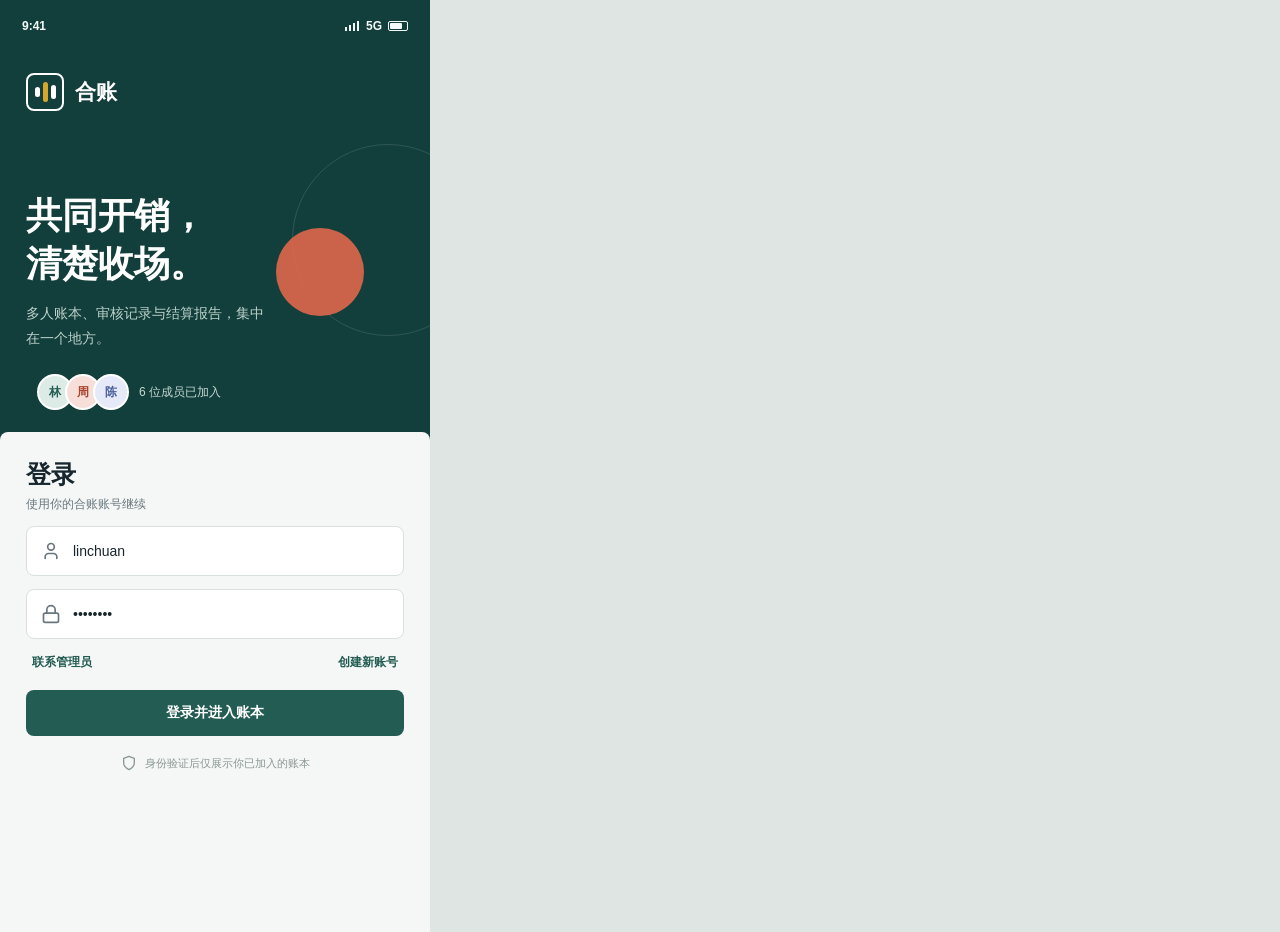
<file: lab2/UI界面/移动端/原型/index.html>
<!doctype html>
<html lang="zh-CN">
<head>
  <meta charset="utf-8">
  <meta name="viewport" content="width=430, initial-scale=1">
  <title>合账 · UI 原型</title>
  <link rel="stylesheet" href="styles.css">
</head>
<body>
  <svg width="0" height="0" style="position:absolute" aria-hidden="true">
    <symbol id="i-home" viewBox="0 0 24 24"><path d="m3 9 9-7 9 7v11a2 2 0 0 1-2 2H5a2 2 0 0 1-2-2z"/><polyline points="9 22 9 12 15 12 15 22"/></symbol>
    <symbol id="i-receipt" viewBox="0 0 24 24"><path d="M4 2v20l2-1 2 1 2-1 2 1 2-1 2 1 2-1 2 1V2l-2 1-2-1-2 1-2-1-2 1-2-1-2 1Z"/><path d="M8 7h8"/><path d="M8 11h8"/><path d="M8 15h5"/></symbol>
    <symbol id="i-users" viewBox="0 0 24 24"><path d="M16 21v-2a4 4 0 0 0-4-4H6a4 4 0 0 0-4 4v2"/><circle cx="9" cy="7" r="4"/><path d="M22 21v-2a4 4 0 0 0-3-3.87"/><path d="M16 3.13a4 4 0 0 1 0 7.75"/></symbol>
    <symbol id="i-chart" viewBox="0 0 24 24"><path d="M3 3v18h18"/><path d="M18 17V9"/><path d="M13 17V5"/><path d="M8 17v-3"/></symbol>
    <symbol id="i-bell" viewBox="0 0 24 24"><path d="M10.3 21a1.94 1.94 0 0 0 3.4 0"/><path d="M18 8a6 6 0 0 0-12 0c0 7-3 7-3 9h18c0-2-3-2-3-9"/></symbol>
    <symbol id="i-plus" viewBox="0 0 24 24"><path d="M12 5v14"/><path d="M5 12h14"/></symbol>
    <symbol id="i-search" viewBox="0 0 24 24"><circle cx="11" cy="11" r="8"/><path d="m21 21-4.3-4.3"/></symbol>
    <symbol id="i-chevron-left" viewBox="0 0 24 24"><path d="m15 18-6-6 6-6"/></symbol>
    <symbol id="i-chevron-right" viewBox="0 0 24 24"><path d="m9 18 6-6-6-6"/></symbol>
    <symbol id="i-chevron-down" viewBox="0 0 24 24"><path d="m6 9 6 6 6-6"/></symbol>
    <symbol id="i-filter" viewBox="0 0 24 24"><path d="M4 5h16"/><path d="M7 12h10"/><path d="M10 19h4"/></symbol>
    <symbol id="i-download" viewBox="0 0 24 24"><path d="M21 15v4a2 2 0 0 1-2 2H5a2 2 0 0 1-2-2v-4"/><path d="m7 10 5 5 5-5"/><path d="M12 15V3"/></symbol>
    <symbol id="i-check" viewBox="0 0 24 24"><path d="M20 6 9 17l-5-5"/></symbol>
    <symbol id="i-x" viewBox="0 0 24 24"><path d="M18 6 6 18"/><path d="m6 6 12 12"/></symbol>
    <symbol id="i-shield" viewBox="0 0 24 24"><path d="M12 22s8-4 8-10V5l-8-3-8 3v7c0 6 8 10 8 10"/></symbol>
    <symbol id="i-user-plus" viewBox="0 0 24 24"><path d="M16 21v-2a4 4 0 0 0-4-4H6a4 4 0 0 0-4 4v2"/><circle cx="9" cy="7" r="4"/><path d="M19 8v6"/><path d="M22 11h-6"/></symbol>
    <symbol id="i-more" viewBox="0 0 24 24"><circle cx="5" cy="12" r="1"/><circle cx="12" cy="12" r="1"/><circle cx="19" cy="12" r="1"/></symbol>
    <symbol id="i-wallet" viewBox="0 0 24 24"><path d="M19 7V4a1 1 0 0 0-1-1H5a2 2 0 0 0 0 4h15a1 1 0 0 1 1 1v4h-3a2 2 0 0 0 0 4h3a1 1 0 0 0 1-1v-2a1 1 0 0 0-1-1"/><path d="M3 5v14a2 2 0 0 0 2 2h15a1 1 0 0 0 1-1v-4"/></symbol>
    <symbol id="i-calendar" viewBox="0 0 24 24"><path d="M8 2v4"/><path d="M16 2v4"/><rect width="18" height="18" x="3" y="4" rx="2"/><path d="M3 10h18"/></symbol>
    <symbol id="i-settings" viewBox="0 0 24 24"><path d="M12.22 2h-.44a2 2 0 0 0-2 2v.18a2 2 0 0 1-1 1.73l-.43.25a2 2 0 0 1-2 0l-.15-.08a2 2 0 0 0-2.73.73l-.22.38a2 2 0 0 0 .73 2.73l.15.1a2 2 0 0 1 1 1.72v.51a2 2 0 0 1-1 1.74l-.15.09a2 2 0 0 0-.73 2.73l.22.38a2 2 0 0 0 2.73.73l.15-.08a2 2 0 0 1 2 0l.43.25a2 2 0 0 1 1 1.73V20a2 2 0 0 0 2 2h.44a2 2 0 0 0 2-2v-.18a2 2 0 0 1 1-1.73l.43-.25a2 2 0 0 1 2 0l.15.08a2 2 0 0 0 2.73-.73l.22-.38a2 2 0 0 0-.73-2.73l-.15-.09a2 2 0 0 1-1-1.74v-.51a2 2 0 0 1 1-1.74l.15-.09a2 2 0 0 0 .73-2.73l-.22-.38a2 2 0 0 0-2.73-.73l-.15.08a2 2 0 0 1-2 0l-.43-.25a2 2 0 0 1-1-1.73V4a2 2 0 0 0-2-2z"/><circle cx="12" cy="12" r="3"/></symbol>
    <symbol id="i-lock" viewBox="0 0 24 24"><rect width="18" height="11" x="3" y="11" rx="2"/><path d="M7 11V7a5 5 0 0 1 10 0v4"/></symbol>
    <symbol id="i-user" viewBox="0 0 24 24"><path d="M19 21v-2a4 4 0 0 0-4-4H9a4 4 0 0 0-4 4v2"/><circle cx="12" cy="7" r="4"/></symbol>
    <symbol id="i-clock" viewBox="0 0 24 24"><circle cx="12" cy="12" r="9"/><polyline points="12 7 12 12 15 14"/></symbol>
    <symbol id="i-credit-card" viewBox="0 0 24 24"><rect width="20" height="14" x="2" y="5" rx="2"/><path d="M2 10h20"/></symbol>
  </svg>

  <section class="device login-screen" data-screen="1">
    <div class="statusbar dark">
      <span>9:41</span>
      <div class="status-icons"><span class="signal"><i></i><i></i><i></i><i></i></span><span>5G</span><span class="battery"></span></div>
    </div>
    <div class="login-hero">
      <div class="brand-lockup"><div class="brand-mark"><i></i><i></i><i></i></div><span class="brand-name">合账</span></div>
      <h1>共同开销，<br>清楚收场。</h1>
      <p>多人账本、审核记录与结算报告，集中在一个地方。</p>
      <div class="hero-people">
        <span class="avatar a">林</span><span class="avatar b">周</span><span class="avatar c">陈</span><span>6 位成员已加入</span>
      </div>
    </div>
    <div class="login-sheet">
      <h2>登录</h2>
      <div class="sub">使用你的合账账号继续</div>
      <label class="field"><svg class="icon"><use href="#i-user"></use></svg><input value="linchuan" aria-label="用户名"></label>
      <label class="field"><svg class="icon"><use href="#i-lock"></use></svg><input value="••••••••" type="password" aria-label="密码"></label>
      <div class="login-links"><button>联系管理员</button><button>创建新账号</button></div>
      <button class="btn primary full">登录并进入账本</button>
      <div class="app-note"><svg class="icon" style="width:16px;height:16px"><use href="#i-shield"></use></svg><span>身份验证后仅展示你已加入的账本</span></div>
    </div>
  </section>

  <section class="device" data-screen="2">
    <div class="statusbar dark ledger-status">
      <span>9:41</span>
      <div class="status-icons"><span class="signal"><i></i><i></i><i></i><i></i></span><span>5G</span><span class="battery"></span></div>
    </div>
    <div class="ledger-hero">
      <div class="ledger-switch">
        <strong>周末合租</strong>
        <button class="icon-button ghost"><svg class="icon"><use href="#i-chevron-down"></use></svg></button>
      </div>
      <div class="ledger-balance">
        <div><div class="label">本月共同支出</div><div class="amount">¥3,248.60</div></div>
        <span class="pill teal">6 位成员</span>
      </div>
      <div class="ledger-avatars"><span class="avatar a">林</span><span class="avatar b">周</span><span class="avatar c">陈</span><span class="avatar d">许</span><span class="more">+2</span></div>
    </div>
    <div class="content">
      <div class="quick-actions">
        <button class="quick-action"><svg class="icon"><use href="#i-plus"></use></svg>新增账目</button>
        <button class="quick-action"><svg class="icon"><use href="#i-users"></use></svg>邀请成员</button>
        <button class="quick-action"><svg class="icon"><use href="#i-shield"></use></svg>免审规则</button>
      </div>
      <div class="section">
        <div class="section-head"><h2>成员与权限</h2><button class="link">管理</button></div>
        <div class="card" style="padding: 0 14px">
          <div class="member-row"><span class="avatar lg a">林</span><div class="member-info"><strong>林川</strong><span>我 · 本月垫付 ¥1,860.00</span></div><div class="member-role"><i class="dot"></i>所有者</div></div>
          <div class="member-row"><span class="avatar lg b">周</span><div class="member-info"><strong>周可</strong><span>本月垫付 ¥1,088.60</span></div><div class="member-role"><i class="dot" style="background:#d5a82c"></i>管理员</div></div>
          <div class="member-row"><span class="avatar lg c">陈</span><div class="member-info"><strong>陈默</strong><span>本月垫付 ¥300.00</span></div><div class="member-role"><i class="dot" style="background:#376f91"></i>普通成员</div></div>
          <div class="member-row"><span class="avatar lg d">许</span><div class="member-info"><strong>许知</strong><span>只能查看和筛选</span></div><div class="member-role"><i class="dot" style="background:#a9b3b0"></i>只读访客</div></div>
        </div>
      </div>
      <div class="section">
        <div class="section-head"><h2>最近动态</h2><button class="link">全部</button></div>
        <div class="card" style="padding: 13px 14px; display:flex; gap:10px; align-items:center">
          <span class="avatar c" style="width:32px;height:32px">陈</span>
          <div style="flex:1"><div style="font-size:12px;font-weight:700">陈默提交了一笔新增申请</div><div class="muted" style="font-size:10px;margin-top:3px">火锅 · ¥128.00 · 12 分钟前</div></div>
          <span class="pill gold">待审核</span>
        </div>
      </div>
    </div>
    <nav class="bottom-nav">
      <button class="nav-item active"><svg class="icon"><use href="#i-home"></use></svg>账本</button>
      <button class="nav-item"><svg class="icon"><use href="#i-receipt"></use></svg>账单</button>
      <button class="nav-item"><svg class="icon"><use href="#i-chart"></use></svg>结算</button>
      <button class="nav-item"><svg class="icon"><use href="#i-bell"></use></svg>通知</button>
    </nav>
  </section>

  <section class="device" data-screen="3">
    <div class="statusbar">
      <span>9:41</span>
      <div class="status-icons"><span class="signal"><i></i><i></i><i></i><i></i></span><span>5G</span><span class="battery"></span></div>
    </div>
    <div class="topbar"><button class="icon-button ghost"><svg class="icon"><use href="#i-chevron-left"></use></svg></button><div class="topbar-title" style="align-items:center"><h1>新增账目</h1><span>提交后进入审核</span></div><button class="link">存草稿</button></div>
    <div class="content">
      <div class="amount-block">
        <div class="amount-label">支出金额</div>
        <div class="amount-input"><strong>20.00</strong><span>元</span></div>
        <div class="field-row"><div class="mini-field"><svg class="icon" style="width:16px;height:16px"><use href="#i-calendar"></use></svg>5月18日</div><div class="mini-field"><svg class="icon" style="width:16px;height:16px"><use href="#i-receipt"></use></svg>伙食费</div></div>
      </div>
      <div class="section">
        <div class="section-head"><h2>实际付款</h2><button class="link">添加付款人</button></div>
        <div class="card" style="padding: 10px 13px">
          <div class="share-row"><div class="share-person"><span class="avatar a">林</span><strong>林川</strong></div><span class="money">¥13.00</span></div>
          <div class="share-row"><div class="share-person"><span class="avatar b">周</span><strong>周可</strong></div><span class="money">¥7.00</span></div>
        </div>
      </div>
      <div class="section">
        <div class="section-head"><h2>分摊成员</h2><span class="pill teal">已选 3 人</span></div>
        <div class="member-chips">
          <button class="member-chip selected"><span class="avatar a">林</span>林川</button>
          <button class="member-chip selected"><span class="avatar b">周</span>周可</button>
          <button class="member-chip selected"><span class="avatar c">陈</span>陈默</button>
          <button class="member-chip" style="opacity:.45"><span class="avatar d">许</span>许知</button>
        </div>
      </div>
      <div class="section">
        <div class="section-head"><h2>分摊方式</h2><span class="muted" style="font-size:11px">必须分完 20.00 元</span></div>
        <div class="split-control"><button class="active">平均分摊</button><button>手工分摊</button></div>
        <div class="card" style="padding: 6px 13px;margin-top:9px">
          <div class="share-row"><div class="share-person"><span class="avatar a">林</span>林川</div><span class="money">¥6.67</span></div>
          <div class="share-row"><div class="share-person"><span class="avatar b">周</span>周可</div><span class="money">¥6.67</span></div>
          <div class="share-row"><div class="share-person"><span class="avatar c">陈</span>陈默</div><span class="money">¥6.66</span></div>
        </div>
      </div>
    </div>
    <div class="sticky-action"><button class="btn primary full"><svg class="icon"><use href="#i-check"></use></svg>提交审核</button></div>
  </section>

  <section class="device" data-screen="4">
    <div class="statusbar">
      <span>9:41</span>
      <div class="status-icons"><span class="signal"><i></i><i></i><i></i><i></i></span><span>5G</span><span class="battery"></span></div>
    </div>
    <div class="topbar"><button class="icon-button ghost"><svg class="icon"><use href="#i-chevron-left"></use></svg></button><div class="topbar-title" style="align-items:center"><h1>审批中心</h1><span>周末合租</span></div><button class="icon-button"><svg class="icon"><use href="#i-filter"></use></svg></button></div>
    <div class="content">
      <div class="segmented"><button class="active">待审核 4</button><button>已处理 12</button></div>
      <div class="card approval-item">
        <div class="approval-top"><div class="approval-main"><span class="avatar lg c">陈</span><div><strong>新增 · 晚餐</strong><p>陈默提交 · 今天 12:24</p></div></div><span class="pill gold">待审核</span></div>
        <div class="approval-meta"><div>金额<b>¥128.00</b></div><div>付款人<b>陈默</b></div><div>分摊<b>3 人</b></div></div>
        <div class="approval-actions"><button class="btn outline small"><svg class="icon" style="width:16px;height:16px"><use href="#i-x"></use></svg>驳回</button><button class="btn primary small"><svg class="icon" style="width:16px;height:16px"><use href="#i-check"></use></svg>批准并生效</button></div>
      </div>
      <div class="card approval-item">
        <div class="approval-top"><div class="approval-main"><span class="avatar b">周</span><div><strong>修改 · 打车</strong><p>周可提交 · 今天 10:06</p></div></div><span class="pill blue">免审命中</span></div>
        <div class="approval-meta"><div>原金额<b>¥42.00</b></div><div>新金额<b>¥48.00</b></div><div>状态<b>直接生效</b></div></div>
        <div class="approval-actions"><button class="btn outline small">查看记录</button><button class="btn secondary small">查看账目</button></div>
      </div>
    </div>
    <nav class="bottom-nav"><button class="nav-item"><svg class="icon"><use href="#i-home"></use></svg>账本</button><button class="nav-item active"><svg class="icon"><use href="#i-check"></use></svg>审批</button><button class="nav-item"><svg class="icon"><use href="#i-chart"></use></svg>结算</button><button class="nav-item"><svg class="icon"><use href="#i-bell"></use></svg>通知</button></nav>
  </section>

  <section class="device" data-screen="5">
    <div class="statusbar">
      <span>9:41</span>
      <div class="status-icons"><span class="signal"><i></i><i></i><i></i><i></i></span><span>5G</span><span class="battery"></span></div>
    </div>
    <div class="topbar"><button class="icon-button ghost"><svg class="icon"><use href="#i-chevron-left"></use></svg></button><div class="topbar-title" style="align-items:center"><h1>结算中心</h1><span>5月账期 · 12 笔未结算</span></div><button class="icon-button"><svg class="icon"><use href="#i-more"></use></svg></button></div>
    <div class="content">
      <div class="settlement-summary">
        <div class="summary-top"><div><span>本批次总支出</span><strong>¥3,248.60</strong></div><span class="pill teal">等待确认</span></div>
        <div class="net-list">
          <div class="net-person"><div class="who"><span class="avatar a">林</span>林川</div><span class="positive">+ ¥5.84</span></div>
          <div class="net-person"><div class="who"><span class="avatar b">周</span>周可</div><span class="positive">+ ¥0.83</span></div>
          <div class="net-person"><div class="who"><span class="avatar c">陈</span>陈默</div><span class="negative">- ¥6.67</span></div>
        </div>
      </div>
      <div class="section" style="margin-top:16px">
        <div class="section-head"><h2>收付款建议</h2><span class="muted" style="font-size:11px">系统匹配</span></div>
        <div class="card transfer-item"><div class="transfer-route"><span class="avatar c" style="width:28px;height:28px;font-size:10px">陈</span><span>C 陈默</span><span class="route-line"></span><span class="avatar a" style="width:28px;height:28px;font-size:10px">林</span><span>A 林川</span></div><div style="text-align:right"><div class="transfer-amount">¥5.84</div><span class="pill gray" style="margin-top:4px">待处理</span></div></div>
        <div class="card transfer-item"><div class="transfer-route"><span class="avatar c" style="width:28px;height:28px;font-size:10px">陈</span><span>C 陈默</span><span class="route-line"></span><span class="avatar b" style="width:28px;height:28px;font-size:10px">周</span><span>B 周可</span></div><div style="text-align:right"><div class="transfer-amount">¥0.83</div><span class="pill gray" style="margin-top:4px">待处理</span></div></div>
      </div>
      <div class="settlement-note">每个账目使用其冻结的分摊成员与分摊方式；这里只读取快照并生成付款指令。</div>
    </div>
    <div class="sticky-action"><button class="btn coral full"><svg class="icon"><use href="#i-chart"></use></svg>确认本次结算</button></div>
    <nav class="bottom-nav"><button class="nav-item"><svg class="icon"><use href="#i-home"></use></svg>账本</button><button class="nav-item"><svg class="icon"><use href="#i-receipt"></use></svg>账单</button><button class="nav-item active"><svg class="icon"><use href="#i-chart"></use></svg>结算</button><button class="nav-item"><svg class="icon"><use href="#i-bell"></use></svg>通知</button></nav>
  </section>

  <section class="device" data-screen="6">
    <div class="statusbar">
      <span>9:41</span>
      <div class="status-icons"><span class="signal"><i></i><i></i><i></i><i></i></span><span>5G</span><span class="battery"></span></div>
    </div>
    <div class="topbar"><div class="topbar-title"><h1>账单</h1><span>周末合租 · 本月 38 笔</span></div><button class="icon-button"><svg class="icon"><use href="#i-download"></use></svg></button></div>
    <div class="content">
      <div class="searchbar"><svg class="icon" style="width:18px;height:18px"><use href="#i-search"></use></svg><span>搜索用途、备注或金额</span></div>
      <div class="filter-row"><button class="chip selected">全部状态</button><button class="chip">本月</button><button class="chip">伙食费</button><button class="chip"><svg class="icon" style="width:14px;height:14px"><use href="#i-filter"></use></svg></button></div>
      <div class="bill-date">5月18日 · 今天</div>
      <div class="bill-item"><span class="bill-icon food"><svg class="icon" style="width:18px;height:18px"><use href="#i-receipt"></use></svg></span><div class="bill-main"><strong>晚餐 · 火锅</strong><span>林川付款 · 3 人分摊</span></div><span class="bill-money">¥128.00</span></div>
      <div class="bill-item"><span class="bill-icon market"><svg class="icon" style="width:18px;height:18px"><use href="#i-wallet"></use></svg></span><div class="bill-main"><strong>超市日用品</strong><span>周可付款 · 4 人分摊</span></div><span class="bill-money">¥86.40</span></div>
      <div class="bill-date">5月17日 · 昨天</div>
      <div class="bill-item"><span class="bill-icon travel"><svg class="icon" style="width:18px;height:18px"><use href="#i-credit-card"></use></svg></span><div class="bill-main"><strong>打车回家</strong><span>陈默付款 · 2 人分摊</span></div><span class="bill-money">¥48.00</span></div>
      <div class="bill-item"><span class="bill-icon food"><svg class="icon" style="width:18px;height:18px"><use href="#i-receipt"></use></svg></span><div class="bill-main"><strong>早餐</strong><span>林川付款 · 1 人分摊</span></div><span class="bill-money">¥18.00</span></div>
    </div>
    <div class="export-bar"><button class="btn primary full"><svg class="icon"><use href="#i-download"></use></svg>导出当前筛选 · 12 条</button></div>
    <nav class="bottom-nav"><button class="nav-item"><svg class="icon"><use href="#i-home"></use></svg>账本</button><button class="nav-item active"><svg class="icon"><use href="#i-receipt"></use></svg>账单</button><button class="nav-item"><svg class="icon"><use href="#i-chart"></use></svg>结算</button><button class="nav-item"><svg class="icon"><use href="#i-bell"></use></svg>通知</button></nav>
  </section>

  <section class="device" data-screen="7">
    <div class="statusbar">
      <span>9:41</span>
      <div class="status-icons"><span class="signal"><i></i><i></i><i></i><i></i></span><span>5G</span><span class="battery"></span></div>
    </div>
    <div class="topbar"><button class="icon-button ghost"><svg class="icon"><use href="#i-chevron-left"></use></svg></button><div class="topbar-title" style="align-items:center"><h1>操作日志</h1><span>周末合租 · 审计留痕</span></div><button class="icon-button"><svg class="icon"><use href="#i-filter"></use></svg></button></div>
    <div class="content">
      <div class="audit-summary"><div class="audit-stat"><strong>128</strong><span>本月操作</span></div><div class="audit-stat"><strong>12</strong><span>审批结果</span></div><div class="audit-stat"><strong>3</strong><span>撤销动作</span></div></div>
      <div class="timeline">
        <div class="timeline-item"><div class="timeline-card"><strong>林川批准了一笔新增申请</strong><p>晚餐 · 火锅 ¥128.00，数据已生效并发送通知。</p><div class="timeline-meta"><span>林川 · 所有者</span><span>今天 12:26</span></div></div></div>
        <div class="timeline-item warn"><div class="timeline-card"><strong>陈默提交了新增申请</strong><p>分摊成员：林川、周可、陈默；平均分摊 3 人。</p><div class="timeline-meta"><span>陈默 · 普通成员</span><span>今天 12:24</span></div></div></div>
        <div class="timeline-item"><div class="timeline-card"><strong>周可直接修改了打车账目</strong><p>金额 ¥42.00 → ¥48.00，已保留修改前快照。</p><div class="timeline-meta"><span>周可 · 管理员</span><span>今天 10:06</span></div></div></div>
        <div class="timeline-item"><div class="timeline-card"><strong>5 月结算报告已生成</strong><p>12 笔账目标记为已结清，付款指令等待线下处理。</p><div class="timeline-meta"><span>林川 · 所有者</span><span>昨天 21:40</span></div></div></div>
      </div>
    </div>
    <nav class="bottom-nav"><button class="nav-item"><svg class="icon"><use href="#i-home"></use></svg>账本</button><button class="nav-item"><svg class="icon"><use href="#i-receipt"></use></svg>账单</button><button class="nav-item"><svg class="icon"><use href="#i-clock"></use></svg>日志</button><button class="nav-item"><svg class="icon"><use href="#i-bell"></use></svg>通知</button></nav>
  </section>

  <section class="device" data-screen="8">
    <div class="statusbar">
      <span>9:41</span>
      <div class="status-icons"><span class="signal"><i></i><i></i><i></i><i></i></span><span>5G</span><span class="battery"></span></div>
    </div>
    <div class="topbar"><div class="topbar-title"><h1>通知</h1><span>应用内消息</span></div><button class="link">全部已读</button></div>
    <div class="content">
      <div class="notice-tools"><strong>今天</strong><span class="muted" style="font-size:11px">3 条未读</span></div>
      <div class="notice-item"><span class="notice-icon ok"><svg class="icon" style="width:18px;height:18px"><use href="#i-check"></use></svg></span><div class="notice-body"><strong>新增申请已批准</strong><p>你提交的“晚餐 · 火锅”已生效，分摊金额为 ¥6.67。</p><div class="notice-time">12:26</div></div><i class="unread-dot"></i></div>
      <div class="notice-item"><span class="notice-icon edit"><svg class="icon" style="width:18px;height:18px"><use href="#i-receipt"></use></svg></span><div class="notice-body"><strong>账目已被修改</strong><p>管理员周可直接修改了“打车回家”，金额变为 ¥48.00。</p><div class="notice-time">10:06</div></div><i class="unread-dot"></i></div>
      <div class="notice-item"><span class="notice-icon settle"><svg class="icon" style="width:18px;height:18px"><use href="#i-chart"></use></svg></span><div class="notice-body"><strong>5 月结算报告已生成</strong><p>你本次应收 ¥5.84，付款指令已进入待处理状态。</p><div class="notice-time">昨天 21:40</div></div><i class="unread-dot"></i></div>
      <div class="notice-tools" style="margin-top:20px"><strong>更早</strong></div>
      <div class="notice-item" style="opacity:.86"><span class="notice-icon ok"><svg class="icon" style="width:18px;height:18px"><use href="#i-user-plus"></use></svg></span><div class="notice-body"><strong>周可加入了账本</strong><p>角色：管理员 · 由所有者林川邀请。</p><div class="notice-time">5月12日</div></div></div>
      <div class="notice-item" style="opacity:.86"><span class="notice-icon edit"><svg class="icon" style="width:18px;height:18px"><use href="#i-shield"></use></svg></span><div class="notice-body"><strong>免审规则已更新</strong><p>“打车”账目中的备注字段已开启免审。</p><div class="notice-time">5月10日</div></div></div>
    </div>
    <nav class="bottom-nav"><button class="nav-item"><svg class="icon"><use href="#i-home"></use></svg>账本</button><button class="nav-item"><svg class="icon"><use href="#i-receipt"></use></svg>账单</button><button class="nav-item"><svg class="icon"><use href="#i-chart"></use></svg>结算</button><button class="nav-item active"><svg class="icon"><use href="#i-bell"></use></svg>通知</button></nav>
  </section>

  <script>
    const params = new URLSearchParams(location.search);
    const screen = params.get("screen") || "1";
    document.querySelectorAll("[data-screen]").forEach((node) => {
      node.classList.toggle("active", node.dataset.screen === screen);
    });
  </script>
</body>
</html>
</file>
<file: lab2/UI界面/原型/styles.css>
:root {
  --ink: #17262d;
  --muted: #68777d;
  --line: #d9e0dd;
  --paper: #f5f7f6;
  --white: #ffffff;
  --teal: #235c52;
  --teal-dark: #123f3b;
  --teal-soft: #dcebe6;
  --coral: #df684d;
  --coral-soft: #fbe5df;
  --gold: #d5a82c;
  --gold-soft: #fbf1cd;
  --blue: #376f91;
  --blue-soft: #e3eef5;
  --radius: 8px;
}

* {
  box-sizing: border-box;
}

html,
body {
  margin: 0;
  width: 430px;
  height: 932px;
  overflow: hidden;
  background: #dfe5e2;
  color: var(--ink);
  font-family: "Microsoft YaHei UI", "Microsoft YaHei", "Segoe UI", sans-serif;
  -webkit-font-smoothing: antialiased;
}

button,
input {
  font: inherit;
}

button {
  border: 0;
  cursor: pointer;
}

.icon {
  width: 20px;
  height: 20px;
  display: block;
  fill: none;
  stroke: currentColor;
  stroke-width: 2;
  stroke-linecap: round;
  stroke-linejoin: round;
  flex: none;
}

.device {
  display: none;
  width: 430px;
  height: 932px;
  background: var(--paper);
  position: relative;
  overflow: hidden;
}

.device.active {
  display: flex;
  flex-direction: column;
}

.statusbar {
  height: 42px;
  padding: 9px 22px 0;
  display: flex;
  align-items: center;
  justify-content: space-between;
  font-size: 12px;
  font-weight: 700;
  letter-spacing: 0;
  flex: none;
}

.statusbar.dark,
.statusbar.ledger-status {
  color: #f2fbf8;
}

.statusbar.ledger-status {
  background: var(--teal-dark);
}

.status-icons {
  display: flex;
  align-items: center;
  gap: 6px;
}

.signal {
  width: 15px;
  height: 10px;
  display: flex;
  align-items: flex-end;
  gap: 2px;
}

.signal i {
  width: 2px;
  display: block;
  background: currentColor;
}

.signal i:nth-child(1) { height: 4px; }
.signal i:nth-child(2) { height: 6px; }
.signal i:nth-child(3) { height: 8px; }
.signal i:nth-child(4) { height: 10px; }

.battery {
  width: 20px;
  height: 10px;
  border: 1.5px solid currentColor;
  border-radius: 2px;
  padding: 1px;
}

.battery::after {
  content: "";
  display: block;
  height: 100%;
  width: 75%;
  background: currentColor;
  border-radius: 1px;
}

.topbar {
  padding: 6px 18px 16px;
  display: flex;
  align-items: center;
  justify-content: space-between;
  flex: none;
}

.topbar.dark {
  background: var(--teal-dark);
  color: #f4fbf8;
  padding-bottom: 24px;
}

.topbar-title {
  display: flex;
  flex-direction: column;
  gap: 2px;
}

.topbar-title h1 {
  margin: 0;
  font-size: 21px;
  line-height: 1.25;
  letter-spacing: 0;
}

.topbar-title span {
  font-size: 12px;
  opacity: 0.7;
}

.icon-button {
  width: 38px;
  height: 38px;
  border: 1px solid var(--line);
  border-radius: var(--radius);
  background: var(--white);
  color: var(--ink);
  display: flex;
  align-items: center;
  justify-content: center;
}

.icon-button.ghost {
  background: transparent;
  border-color: transparent;
}

.topbar.dark .icon-button {
  background: rgba(255, 255, 255, 0.08);
  border-color: rgba(255, 255, 255, 0.12);
  color: #fff;
}

.content {
  flex: 1;
  min-height: 0;
  padding: 18px 18px 22px;
  overflow: hidden;
}

.section {
  margin-bottom: 16px;
}

.section-head {
  display: flex;
  justify-content: space-between;
  align-items: center;
  margin-bottom: 10px;
}

.section-head h2,
.section-title {
  margin: 0;
  font-size: 15px;
  line-height: 1.3;
  letter-spacing: 0;
}

.link {
  color: var(--teal);
  font-size: 12px;
  font-weight: 700;
  background: none;
  padding: 0;
}

.muted {
  color: var(--muted);
}

.card {
  background: var(--white);
  border: 1px solid var(--line);
  border-radius: var(--radius);
}

.btn {
  height: 46px;
  border-radius: var(--radius);
  padding: 0 16px;
  display: inline-flex;
  align-items: center;
  justify-content: center;
  gap: 8px;
  font-size: 14px;
  font-weight: 700;
  letter-spacing: 0;
}

.btn.primary {
  background: var(--teal);
  color: #fff;
}

.btn.coral {
  background: var(--coral);
  color: #fff;
}

.btn.secondary {
  background: var(--teal-soft);
  color: var(--teal-dark);
}

.btn.outline {
  background: #fff;
  border: 1px solid var(--line);
  color: var(--ink);
}

.btn.full {
  width: 100%;
}

.btn.small {
  height: 36px;
  padding: 0 12px;
  font-size: 12px;
}

.pill {
  display: inline-flex;
  align-items: center;
  gap: 5px;
  padding: 5px 9px;
  border-radius: 999px;
  font-size: 11px;
  font-weight: 700;
  white-space: nowrap;
}

.pill.teal { background: var(--teal-soft); color: var(--teal); }
.pill.coral { background: var(--coral-soft); color: #a63e2b; }
.pill.gold { background: var(--gold-soft); color: #795b05; }
.pill.blue { background: var(--blue-soft); color: #24506b; }
.pill.gray { background: #edf0ef; color: var(--muted); }

.avatar {
  width: 36px;
  height: 36px;
  border-radius: 50%;
  display: inline-flex;
  align-items: center;
  justify-content: center;
  font-size: 12px;
  font-weight: 800;
  border: 2px solid var(--white);
}

.avatar.lg {
  width: 46px;
  height: 46px;
  border-width: 0;
  font-size: 14px;
}

.avatar.a { background: #dcebe6; color: #235c52; }
.avatar.b { background: #f7dfd9; color: #a84630; }
.avatar.c { background: #e6eaf8; color: #4b5f9f; }
.avatar.d { background: #f6ebc9; color: #7b5b0c; }

.bottom-nav {
  height: 74px;
  background: var(--white);
  border-top: 1px solid var(--line);
  display: grid;
  grid-template-columns: repeat(4, 1fr);
  align-items: center;
  flex: none;
  padding-bottom: 6px;
}

.nav-item {
  background: none;
  color: #87949a;
  display: flex;
  flex-direction: column;
  align-items: center;
  gap: 4px;
  font-size: 10px;
  font-weight: 600;
}

.nav-item .icon {
  width: 21px;
  height: 21px;
}

.nav-item.active {
  color: var(--teal);
}

.nav-item.active::after {
  content: "";
  width: 18px;
  height: 3px;
  border-radius: 2px;
  background: var(--coral);
}

.divider {
  height: 1px;
  background: var(--line);
}

/* 01 login */
.login-screen {
  background: var(--teal-dark);
  color: #fff;
}

.login-hero {
  height: 390px;
  padding: 0 26px;
  position: relative;
  overflow: hidden;
}

.login-hero::before {
  content: "";
  position: absolute;
  width: 190px;
  height: 190px;
  border: 1px solid rgba(255, 255, 255, 0.12);
  border-radius: 50%;
  right: -54px;
  top: 102px;
}

.login-hero::after {
  content: "";
  position: absolute;
  width: 88px;
  height: 88px;
  background: var(--coral);
  border-radius: 50%;
  right: 66px;
  top: 186px;
  opacity: 0.9;
}

.brand-lockup {
  height: 100px;
  display: flex;
  align-items: center;
  gap: 11px;
  position: relative;
  z-index: 2;
}

.brand-mark {
  width: 38px;
  height: 38px;
  border: 2px solid #fff;
  border-radius: 8px;
  display: flex;
  align-items: center;
  justify-content: center;
  gap: 3px;
}

.brand-mark i {
  width: 5px;
  background: #fff;
  border-radius: 4px;
}

.brand-mark i:nth-child(1) { height: 10px; }
.brand-mark i:nth-child(2) { height: 20px; background: var(--gold); }
.brand-mark i:nth-child(3) { height: 14px; }

.brand-name {
  font-size: 21px;
  font-weight: 800;
}

.login-hero h1 {
  margin: 50px 0 14px;
  font-size: 36px;
  line-height: 1.32;
  letter-spacing: 0;
  position: relative;
  z-index: 2;
}

.login-hero p {
  width: 250px;
  margin: 0;
  color: #bcd1cb;
  font-size: 14px;
  line-height: 1.8;
  position: relative;
  z-index: 2;
}

.hero-people {
  position: absolute;
  left: 27px;
  bottom: 22px;
  display: flex;
  align-items: center;
  z-index: 2;
}

.hero-people .avatar + .avatar {
  margin-left: -8px;
}

.hero-people span {
  margin-left: 10px;
  font-size: 12px;
  color: #c6d9d4;
}

.login-sheet {
  flex: 1;
  background: var(--paper);
  color: var(--ink);
  border-radius: 8px 8px 0 0;
  padding: 26px 26px 30px;
}

.login-sheet h2 {
  margin: 0;
  font-size: 25px;
  letter-spacing: 0;
}

.login-sheet .sub {
  margin-top: 5px;
  font-size: 12px;
  color: var(--muted);
}

.field {
  height: 50px;
  border: 1px solid var(--line);
  border-radius: var(--radius);
  background: #fff;
  display: flex;
  align-items: center;
  padding: 0 14px;
  gap: 10px;
  margin-top: 13px;
  color: var(--muted);
}

.field input {
  border: 0;
  outline: 0;
  flex: 1;
  font-size: 14px;
  color: var(--ink);
  background: transparent;
}

.login-links {
  display: flex;
  justify-content: space-between;
  align-items: center;
  margin: 14px 0 18px;
  font-size: 12px;
  color: var(--muted);
}

.login-links button {
  background: none;
  color: var(--teal);
  font-weight: 700;
}

.app-note {
  margin-top: 19px;
  display: flex;
  align-items: center;
  justify-content: center;
  gap: 8px;
  font-size: 11px;
  color: #8a9894;
}

/* 02 ledger */
.ledger-hero {
  background: var(--teal-dark);
  color: #fff;
  padding: 0 20px 28px;
  flex: none;
}

.ledger-switch {
  height: 42px;
  display: flex;
  align-items: center;
  justify-content: space-between;
}

.ledger-switch strong {
  font-size: 20px;
}

.ledger-balance {
  margin-top: 8px;
  display: flex;
  justify-content: space-between;
  align-items: flex-end;
}

.ledger-balance .label {
  font-size: 12px;
  color: #bcd1cb;
}

.ledger-balance .amount {
  margin-top: 5px;
  font-size: 34px;
  font-weight: 750;
  font-variant-numeric: tabular-nums;
}

.ledger-avatars {
  display: flex;
  margin-top: 18px;
  align-items: center;
}

.ledger-avatars .avatar + .avatar {
  margin-left: -7px;
}

.ledger-avatars .more {
  margin-left: 10px;
  font-size: 11px;
  color: #bfd3ce;
}

.quick-actions {
  display: grid;
  grid-template-columns: repeat(3, 1fr);
  gap: 9px;
  margin-top: -14px;
  position: relative;
  z-index: 2;
}

.quick-action {
  height: 68px;
  border: 1px solid var(--line);
  border-radius: var(--radius);
  background: #fff;
  display: flex;
  flex-direction: column;
  align-items: center;
  justify-content: center;
  gap: 5px;
  font-size: 11px;
  color: var(--ink);
  font-weight: 650;
}

.quick-action .icon {
  color: var(--teal);
}

.member-row {
  display: flex;
  align-items: center;
  gap: 12px;
  padding: 12px 0;
}

.member-row + .member-row {
  border-top: 1px solid var(--line);
}

.member-info {
  flex: 1;
}

.member-info strong {
  display: block;
  font-size: 14px;
}

.member-info span {
  display: block;
  margin-top: 3px;
  color: var(--muted);
  font-size: 11px;
}

.member-role {
  font-size: 11px;
  color: var(--muted);
  display: flex;
  align-items: center;
  gap: 5px;
}

.member-role .dot {
  width: 6px;
  height: 6px;
  border-radius: 50%;
  background: var(--teal);
}

/* 03 expense */
.amount-block {
  padding: 18px;
  border: 1px solid var(--line);
  border-radius: var(--radius);
  background: #fff;
}

.amount-label {
  font-size: 12px;
  color: var(--muted);
}

.amount-input {
  margin-top: 7px;
  display: flex;
  align-items: baseline;
  gap: 6px;
}

.amount-input strong {
  font-size: 34px;
  line-height: 1;
  font-variant-numeric: tabular-nums;
}

.amount-input span {
  font-size: 14px;
  color: var(--muted);
}

.field-row {
  display: flex;
  gap: 9px;
  margin-top: 12px;
}

.mini-field {
  flex: 1;
  height: 40px;
  border: 1px solid var(--line);
  border-radius: var(--radius);
  background: #fff;
  display: flex;
  align-items: center;
  gap: 8px;
  padding: 0 10px;
  font-size: 12px;
  color: var(--muted);
}

.chips {
  display: flex;
  flex-wrap: wrap;
  gap: 7px;
}

.chip {
  height: 32px;
  padding: 0 12px;
  border-radius: 999px;
  border: 1px solid var(--line);
  background: #fff;
  color: var(--muted);
  font-size: 11px;
  font-weight: 700;
}

.chip.selected {
  border-color: var(--teal);
  background: var(--teal-soft);
  color: var(--teal);
}

.split-control {
  display: grid;
  grid-template-columns: 1fr 1fr;
  background: #e9eeec;
  border-radius: var(--radius);
  padding: 3px;
}

.split-control button {
  height: 34px;
  background: transparent;
  border-radius: 6px;
  font-size: 12px;
  font-weight: 700;
  color: var(--muted);
}

.split-control button.active {
  background: #fff;
  color: var(--ink);
  box-shadow: 0 1px 4px rgba(23, 38, 45, 0.08);
}

.member-chips {
  display: flex;
  gap: 8px;
  flex-wrap: wrap;
}

.member-chip {
  min-width: 82px;
  padding: 8px 10px;
  border: 1px solid var(--line);
  border-radius: var(--radius);
  background: #fff;
  display: flex;
  align-items: center;
  gap: 7px;
  font-size: 12px;
  font-weight: 700;
}

.member-chip.selected {
  border-color: var(--teal);
  box-shadow: inset 0 0 0 1px var(--teal);
}

.member-chip .avatar {
  width: 26px;
  height: 26px;
  border: 0;
  font-size: 10px;
}

.share-row {
  display: flex;
  align-items: center;
  justify-content: space-between;
  padding: 9px 0;
  font-size: 12px;
}

.share-row + .share-row {
  border-top: 1px solid var(--line);
}

.share-person {
  display: flex;
  align-items: center;
  gap: 9px;
}

.share-person .avatar {
  width: 28px;
  height: 28px;
  border: 0;
  font-size: 10px;
}

.money {
  font-variant-numeric: tabular-nums;
  font-weight: 700;
}

.sticky-action {
  margin-top: auto;
  padding: 0 18px 18px;
  flex: none;
}

/* 04 approval */
.segmented {
  display: flex;
  gap: 5px;
  margin-bottom: 14px;
}

.segmented button {
  flex: 1;
  height: 38px;
  border: 1px solid var(--line);
  border-radius: var(--radius);
  background: #fff;
  color: var(--muted);
  font-size: 12px;
  font-weight: 700;
}

.segmented button.active {
  border-color: var(--teal);
  background: var(--teal);
  color: #fff;
}

.approval-item {
  padding: 15px;
  margin-bottom: 12px;
}

.approval-top {
  display: flex;
  align-items: flex-start;
  justify-content: space-between;
  gap: 10px;
}

.approval-main {
  display: flex;
  gap: 11px;
}

.approval-main strong {
  font-size: 14px;
}

.approval-main p {
  margin: 4px 0 0;
  color: var(--muted);
  font-size: 11px;
  line-height: 1.55;
}

.approval-meta {
  margin-top: 13px;
  display: flex;
  gap: 16px;
  padding: 10px 0;
  border-top: 1px solid var(--line);
  border-bottom: 1px solid var(--line);
  color: var(--muted);
  font-size: 11px;
}

.approval-meta b {
  display: block;
  margin-top: 3px;
  color: var(--ink);
  font-size: 12px;
}

.approval-actions {
  display: grid;
  grid-template-columns: 1fr 1.5fr;
  gap: 9px;
  margin-top: 12px;
}

/* 05 settlement */
.settlement-summary {
  background: var(--teal-dark);
  color: #fff;
  border-radius: var(--radius);
  padding: 18px;
}

.summary-top {
  display: flex;
  align-items: flex-start;
  justify-content: space-between;
}

.summary-top span {
  font-size: 11px;
  color: #bad0ca;
}

.summary-top strong {
  display: block;
  margin-top: 5px;
  font-size: 27px;
  font-variant-numeric: tabular-nums;
}

.net-list {
  margin-top: 15px;
  display: grid;
  gap: 8px;
}

.net-person {
  display: flex;
  align-items: center;
  justify-content: space-between;
  font-size: 12px;
}

.net-person .who {
  display: flex;
  align-items: center;
  gap: 8px;
}

.net-person .avatar {
  width: 28px;
  height: 28px;
  border: 1px solid rgba(255, 255, 255, 0.15);
  font-size: 10px;
}

.positive { color: #8fe0c1; }
.negative { color: #ffb29e; }

.transfer-item {
  padding: 13px 14px;
  display: flex;
  align-items: center;
  gap: 10px;
  margin-bottom: 9px;
}

.transfer-route {
  flex: 1;
  display: flex;
  align-items: center;
  gap: 8px;
  font-size: 12px;
}

.route-line {
  flex: 1;
  border-top: 1px dashed #bdc7c3;
  position: relative;
}

.route-line::after {
  content: "";
  position: absolute;
  right: -1px;
  top: -4px;
  border-left: 6px solid #bdc7c3;
  border-top: 4px solid transparent;
  border-bottom: 4px solid transparent;
}

.transfer-amount {
  font-size: 15px;
  font-weight: 800;
  font-variant-numeric: tabular-nums;
}

.settlement-note {
  padding: 12px 13px;
  border-left: 3px solid var(--gold);
  background: var(--gold-soft);
  border-radius: 0 var(--radius) var(--radius) 0;
  font-size: 11px;
  line-height: 1.6;
  color: #6d570f;
}

/* 06 bills */
.searchbar {
  height: 44px;
  background: #fff;
  border: 1px solid var(--line);
  border-radius: var(--radius);
  display: flex;
  align-items: center;
  gap: 9px;
  padding: 0 13px;
  color: var(--muted);
  font-size: 13px;
}

.filter-row {
  display: flex;
  gap: 7px;
  margin: 11px 0 15px;
  overflow: hidden;
}

.filter-row button {
  min-width: max-content;
}

.bill-date {
  margin: 12px 0 7px;
  font-size: 11px;
  color: var(--muted);
  font-weight: 700;
}

.bill-item {
  display: flex;
  align-items: center;
  gap: 11px;
  padding: 12px 0;
  border-bottom: 1px solid var(--line);
}

.bill-icon {
  width: 38px;
  height: 38px;
  border-radius: var(--radius);
  display: flex;
  align-items: center;
  justify-content: center;
}

.bill-icon.food { background: var(--coral-soft); color: var(--coral); }
.bill-icon.market { background: var(--gold-soft); color: #8a6508; }
.bill-icon.travel { background: var(--blue-soft); color: var(--blue); }

.bill-main {
  flex: 1;
  min-width: 0;
}

.bill-main strong {
  display: block;
  font-size: 13px;
}

.bill-main span {
  display: block;
  margin-top: 3px;
  font-size: 11px;
  color: var(--muted);
}

.bill-money {
  font-size: 14px;
  font-weight: 800;
  font-variant-numeric: tabular-nums;
}

.export-bar {
  margin: 0 18px 14px;
  flex: none;
}

/* 07 audit */
.audit-summary {
  display: grid;
  grid-template-columns: repeat(3, 1fr);
  gap: 8px;
  margin-bottom: 15px;
}

.audit-stat {
  background: #fff;
  border: 1px solid var(--line);
  border-radius: var(--radius);
  padding: 12px;
}

.audit-stat strong {
  display: block;
  font-size: 20px;
  font-variant-numeric: tabular-nums;
}

.audit-stat span {
  display: block;
  margin-top: 4px;
  font-size: 10px;
  color: var(--muted);
}

.timeline {
  position: relative;
  padding-left: 22px;
}

.timeline::before {
  content: "";
  position: absolute;
  left: 6px;
  top: 7px;
  bottom: 9px;
  width: 1px;
  background: #cbd5d1;
}

.timeline-item {
  position: relative;
  margin-bottom: 15px;
}

.timeline-item::before {
  content: "";
  position: absolute;
  left: -21px;
  top: 5px;
  width: 9px;
  height: 9px;
  border-radius: 50%;
  background: var(--teal);
  border: 2px solid var(--paper);
  box-shadow: 0 0 0 1px var(--teal);
}

.timeline-item.warn::before {
  background: var(--coral);
  box-shadow: 0 0 0 1px var(--coral);
}

.timeline-card {
  background: #fff;
  border: 1px solid var(--line);
  border-radius: var(--radius);
  padding: 12px;
}

.timeline-card strong {
  font-size: 13px;
}

.timeline-card p {
  margin: 5px 0 8px;
  font-size: 11px;
  line-height: 1.55;
  color: var(--muted);
}

.timeline-meta {
  display: flex;
  justify-content: space-between;
  align-items: center;
  font-size: 10px;
  color: #8c9995;
}

/* 08 notifications */
.notice-tools {
  display: flex;
  justify-content: space-between;
  align-items: center;
  margin-bottom: 15px;
}

.notice-tools strong {
  font-size: 13px;
}

.notice-item {
  position: relative;
  background: #fff;
  border: 1px solid var(--line);
  border-radius: var(--radius);
  padding: 14px;
  margin-bottom: 10px;
  display: flex;
  gap: 11px;
}

.notice-icon {
  width: 36px;
  height: 36px;
  border-radius: var(--radius);
  display: flex;
  align-items: center;
  justify-content: center;
  flex: none;
}

.notice-icon.ok { background: var(--teal-soft); color: var(--teal); }
.notice-icon.edit { background: var(--gold-soft); color: #8a6508; }
.notice-icon.settle { background: var(--blue-soft); color: var(--blue); }

.notice-body {
  flex: 1;
}

.notice-body strong {
  display: block;
  font-size: 13px;
}

.notice-body p {
  margin: 4px 0 6px;
  font-size: 11px;
  line-height: 1.55;
  color: var(--muted);
}

.notice-time {
  font-size: 10px;
  color: #96a19e;
}

.unread-dot {
  width: 7px;
  height: 7px;
  border-radius: 50%;
  background: var(--coral);
  position: absolute;
  right: 12px;
  top: 12px;
}
</file>
<file: lab2/UI界面/桌面版/原型/styles.css>
:root {
  --ink: #17262d;
  --muted: #6b7a80;
  --line: #d8e1de;
  --paper: #f3f6f4;
  --white: #ffffff;
  --teal: #235c52;
  --teal-dark: #123f3b;
  --teal-soft: #dcebe6;
  --coral: #df684d;
  --coral-soft: #fbe5df;
  --gold: #d5a82c;
  --gold-soft: #fbf1cd;
  --blue: #376f91;
  --blue-soft: #e3eef5;
  --radius: 8px;
}

* {
  box-sizing: border-box;
}

html,
body {
  margin: 0;
  width: 1440px;
  height: 900px;
  overflow: hidden;
  color: var(--ink);
  background: #dfe6e2;
  font-family: "Microsoft YaHei UI", "Microsoft YaHei", "Segoe UI", sans-serif;
  -webkit-font-smoothing: antialiased;
}

button,
input {
  font: inherit;
}

button {
  border: 0;
  cursor: pointer;
}

input {
  border: 0;
  outline: 0;
  background: transparent;
  width: 100%;
}

svg.icon {
  width: 18px;
  height: 18px;
  fill: none;
  stroke: currentColor;
  stroke-width: 2;
  stroke-linecap: round;
  stroke-linejoin: round;
  display: block;
}

.screen {
  display: none;
  width: 1440px;
  height: 900px;
  background: var(--paper);
}

.screen.active {
  display: flex;
}

.desktop-shell {
  flex: 1;
  display: flex;
  flex-direction: column;
  min-width: 0;
}

.topbar {
  height: 68px;
  background: var(--white);
  border-bottom: 1px solid var(--line);
  display: flex;
  align-items: center;
  padding: 0 28px;
  gap: 22px;
  flex: none;
}

.brand-lockup {
  display: flex;
  align-items: center;
  gap: 10px;
  width: 184px;
  flex: none;
}

.brand-mark {
  width: 34px;
  height: 34px;
  border: 2px solid var(--teal);
  border-radius: 8px;
  display: flex;
  align-items: center;
  justify-content: center;
  gap: 3px;
}

.brand-mark i {
  width: 4px;
  border-radius: 4px;
  background: var(--teal);
}

.brand-mark i:nth-child(1) { height: 10px; }
.brand-mark i:nth-child(2) { height: 19px; background: var(--gold); }
.brand-mark i:nth-child(3) { height: 13px; }

.brand-name {
  font-size: 19px;
  font-weight: 800;
}

.search {
  flex: 1;
  max-width: 480px;
  height: 38px;
  border: 1px solid var(--line);
  border-radius: var(--radius);
  display: flex;
  align-items: center;
  padding: 0 12px;
  gap: 9px;
  color: #8a9894;
  background: #f7f9f8;
  font-size: 12px;
}

.top-actions {
  margin-left: auto;
  display: flex;
  align-items: center;
  gap: 9px;
}

.icon-button {
  width: 36px;
  height: 36px;
  border: 1px solid var(--line);
  border-radius: var(--radius);
  background: var(--white);
  color: var(--muted);
  display: flex;
  align-items: center;
  justify-content: center;
}

.icon-button:hover {
  color: var(--teal);
  border-color: #b7c9c3;
}

.user-avatar {
  width: 34px;
  height: 34px;
  border-radius: 50%;
  background: var(--teal-soft);
  color: var(--teal);
  display: flex;
  align-items: center;
  justify-content: center;
  font-size: 12px;
  font-weight: 800;
}

.workspace {
  flex: 1;
  min-height: 0;
  padding: 25px 42px 23px;
}

.bottomnav {
  height: 66px;
  border-top: 1px solid var(--line);
  background: var(--white);
  display: flex;
  align-items: center;
  justify-content: center;
  gap: 18px;
  flex: none;
}

.nav-item {
  width: 132px;
  height: 46px;
  border-radius: var(--radius);
  background: transparent;
  color: #82918c;
  display: flex;
  align-items: center;
  justify-content: center;
  gap: 8px;
  font-size: 12px;
  font-weight: 700;
  position: relative;
}

.nav-item:hover,
.nav-item.active {
  background: var(--teal-soft);
  color: var(--teal);
}

.nav-asset {
  width: 22px;
  height: 22px;
  display: block;
  background: var(--icon) center / contain no-repeat;
}

.nav-home { --icon: url("icons/Home.svg"); }
.nav-item:not(.active) .nav-asset { opacity: 0.46; }
.nav-ledger { --icon: url("icons/Ledger.svg"); }
.nav-settlement { --icon: url("icons/Settlement.svg"); }
.nav-notification { --icon: url("icons/Notification.svg"); }
.nav-user { --icon: url("icons/User.svg"); }

.page-head {
  display: flex;
  align-items: flex-start;
  justify-content: space-between;
  margin-bottom: 20px;
}

.page-head h1 {
  margin: 0;
  font-size: 24px;
  line-height: 1.25;
  letter-spacing: 0;
}

.page-head p {
  margin: 6px 0 0;
  color: var(--muted);
  font-size: 12px;
}

.btn {
  height: 38px;
  border-radius: var(--radius);
  padding: 0 14px;
  display: inline-flex;
  align-items: center;
  justify-content: center;
  gap: 7px;
  font-size: 12px;
  font-weight: 700;
}

.btn.primary { background: var(--teal); color: #fff; }
.btn.coral { background: var(--coral); color: #fff; }
.btn.secondary { background: var(--teal-soft); color: var(--teal-dark); }
.btn.outline { background: #fff; color: var(--ink); border: 1px solid var(--line); }
.btn.ghost { background: transparent; color: var(--teal); }

.card {
  background: var(--white);
  border: 1px solid var(--line);
  border-radius: var(--radius);
}

.muted { color: var(--muted); }
.money { font-variant-numeric: tabular-nums; font-weight: 800; }
.pill {
  display: inline-flex;
  align-items: center;
  padding: 5px 9px;
  border-radius: 999px;
  font-size: 10px;
  font-weight: 700;
  white-space: nowrap;
}
.pill.teal { background: var(--teal-soft); color: var(--teal); }
.pill.coral { background: var(--coral-soft); color: #a4422d; }
.pill.gold { background: var(--gold-soft); color: #80620c; }
.pill.blue { background: var(--blue-soft); color: #27536e; }
.pill.gray { background: #edf1ef; color: var(--muted); }

.avatar {
  width: 34px;
  height: 34px;
  border-radius: 50%;
  display: inline-flex;
  align-items: center;
  justify-content: center;
  color: var(--teal);
  background: var(--teal-soft);
  border: 2px solid #fff;
  font-size: 11px;
  font-weight: 800;
  flex: none;
}
.avatar.b { color: #a4422d; background: var(--coral-soft); }
.avatar.c { color: #4f5f9d; background: #e7eaf8; }
.avatar.d { color: #7e600d; background: var(--gold-soft); }

/* Home */
.home-grid {
  display: grid;
  grid-template-columns: 1.65fr 1fr;
  gap: 16px;
  height: calc(100% - 72px);
}

.stat-row {
  display: grid;
  grid-template-columns: repeat(3, 1fr);
  gap: 13px;
  margin-bottom: 16px;
}

.stat-card {
  padding: 15px 17px;
  min-height: 88px;
}

.stat-label {
  color: var(--muted);
  font-size: 11px;
}

.stat-value {
  margin-top: 7px;
  font-size: 25px;
  line-height: 1;
  font-variant-numeric: tabular-nums;
  font-weight: 800;
}

.stat-note {
  margin-top: 8px;
  font-size: 10px;
  color: var(--muted);
}

.left-column,
.right-column {
  min-width: 0;
}

.section-head {
  display: flex;
  align-items: center;
  justify-content: space-between;
  margin-bottom: 9px;
}

.section-head h2 {
  margin: 0;
  font-size: 14px;
}

.link {
  background: none;
  padding: 0;
  color: var(--teal);
  font-size: 11px;
  font-weight: 700;
}

.ledger-card {
  display: flex;
  align-items: center;
  justify-content: space-between;
  padding: 14px 16px;
  margin-bottom: 10px;
}

.ledger-card-main {
  display: flex;
  align-items: center;
  gap: 12px;
}

.ledger-icon {
  width: 38px;
  height: 38px;
  border-radius: var(--radius);
  background: var(--teal-soft);
  color: var(--teal);
  display: flex;
  align-items: center;
  justify-content: center;
}

.ledger-card strong {
  display: block;
  font-size: 13px;
}

.ledger-card small {
  display: block;
  margin-top: 4px;
  color: var(--muted);
  font-size: 10px;
}

.ledger-card-amount {
  text-align: right;
  font-size: 13px;
  font-weight: 800;
  font-variant-numeric: tabular-nums;
}

.task-card {
  padding: 15px;
  margin-bottom: 10px;
}

.task-main {
  display: flex;
  gap: 11px;
  align-items: center;
}

.task-main strong {
  display: block;
  font-size: 12px;
}

.task-main span {
  display: block;
  margin-top: 3px;
  color: var(--muted);
  font-size: 10px;
}

.task-meta {
  display: flex;
  align-items: center;
  justify-content: space-between;
  margin-top: 12px;
  padding-top: 10px;
  border-top: 1px solid var(--line);
  color: var(--muted);
  font-size: 10px;
}

/* Ledger page */
.ledger-head {
  display: flex;
  align-items: flex-start;
  justify-content: space-between;
  margin-bottom: 17px;
}

.ledger-title-line {
  display: flex;
  align-items: center;
  gap: 11px;
}

.ledger-title-line h1 {
  margin: 0;
  font-size: 24px;
}

.ledger-members {
  display: flex;
  align-items: center;
  margin-top: 10px;
}

.ledger-members .avatar + .avatar {
  margin-left: -7px;
}

.ledger-members span:last-child {
  margin-left: 9px;
  font-size: 10px;
  color: var(--muted);
}

.ledger-actions {
  display: flex;
  gap: 8px;
}

.inner-tabs {
  height: 42px;
  border-bottom: 1px solid var(--line);
  display: flex;
  gap: 26px;
  margin-bottom: 16px;
}

.inner-tab {
  background: none;
  padding: 0 2px;
  color: var(--muted);
  font-size: 12px;
  font-weight: 700;
  position: relative;
}

.inner-tab.active {
  color: var(--teal);
}

.inner-tab.active::after {
  content: "";
  position: absolute;
  height: 2px;
  left: 0;
  right: 0;
  bottom: -1px;
  background: var(--coral);
}

.toolbar {
  display: flex;
  align-items: center;
  gap: 9px;
  margin-bottom: 13px;
}

.search.compact {
  max-width: 310px;
  height: 36px;
  flex: 0 0 310px;
}

.filter-chip {
  height: 34px;
  padding: 0 12px;
  border: 1px solid var(--line);
  border-radius: 999px;
  background: #fff;
  color: var(--muted);
  font-size: 11px;
  font-weight: 700;
}

.filter-chip.active {
  background: var(--teal);
  border-color: var(--teal);
  color: #fff;
}

.table {
  width: 100%;
  border-collapse: collapse;
  background: var(--white);
  border: 1px solid var(--line);
  border-radius: var(--radius);
  overflow: hidden;
}

.table th {
  height: 40px;
  padding: 0 12px;
  background: #f7f9f8;
  border-bottom: 1px solid var(--line);
  color: var(--muted);
  text-align: left;
  font-size: 10px;
  font-weight: 700;
}

.table td {
  height: 48px;
  padding: 0 12px;
  border-bottom: 1px solid #edf1ef;
  font-size: 11px;
}

.table tr:last-child td {
  border-bottom: 0;
}

.table .entry-name {
  font-weight: 700;
}

.table .entry-sub {
  margin-top: 3px;
  color: var(--muted);
  font-size: 9px;
}

.status {
  font-size: 10px;
  font-weight: 700;
}

.status.active { color: var(--teal); }
.status.pending { color: #9b760c; }
.status.settled { color: var(--blue); }
.status.revoked { color: var(--coral); }

/* Form page */
.form-layout {
  display: grid;
  grid-template-columns: 1.45fr 1fr;
  gap: 18px;
  height: calc(100% - 72px);
}

.form-panel,
.preview-panel {
  padding: 18px;
}

.form-grid {
  display: grid;
  grid-template-columns: 1fr 1fr;
  gap: 12px;
}

.field-block {
  margin-bottom: 14px;
}

.field-block label {
  display: block;
  margin-bottom: 6px;
  color: var(--muted);
  font-size: 10px;
  font-weight: 700;
}

.input-box,
.select-box {
  height: 40px;
  border: 1px solid var(--line);
  border-radius: var(--radius);
  padding: 0 11px;
  display: flex;
  align-items: center;
  gap: 8px;
  color: var(--muted);
  background: #fff;
  font-size: 12px;
}

.amount-box {
  height: 58px;
  display: flex;
  align-items: baseline;
  gap: 7px;
  padding: 0 13px;
  border: 1px solid var(--line);
  border-radius: var(--radius);
  background: #fff;
}

.amount-box strong {
  font-size: 28px;
  font-variant-numeric: tabular-nums;
}

.amount-box span {
  color: var(--muted);
  font-size: 12px;
}

.member-pill-list {
  display: flex;
  gap: 8px;
  flex-wrap: wrap;
}

.member-pill {
  height: 38px;
  padding: 0 10px;
  border-radius: var(--radius);
  border: 1px solid var(--line);
  background: #fff;
  display: flex;
  align-items: center;
  gap: 7px;
  color: var(--muted);
  font-size: 11px;
  font-weight: 700;
}

.member-pill.selected {
  border-color: var(--teal);
  color: var(--ink);
  background: #f9fcfb;
}

.member-pill .avatar {
  width: 24px;
  height: 24px;
  border: 0;
  font-size: 9px;
}

.split-toggle {
  background: #e8eeeb;
  border-radius: var(--radius);
  padding: 3px;
  display: flex;
}

.split-toggle button {
  flex: 1;
  height: 32px;
  border-radius: 6px;
  background: transparent;
  color: var(--muted);
  font-size: 11px;
  font-weight: 700;
}

.split-toggle button.active {
  background: #fff;
  color: var(--ink);
  box-shadow: 0 1px 4px rgba(20, 40, 34, 0.08);
}

.preview-panel {
  background: #fcfdfc;
}

.preview-panel h2 {
  margin: 0 0 13px;
  font-size: 14px;
}

.share-row {
  display: flex;
  align-items: center;
  justify-content: space-between;
  padding: 10px 0;
  border-bottom: 1px solid var(--line);
  font-size: 12px;
}

.share-row:last-of-type {
  border-bottom: 0;
}

.share-person {
  display: flex;
  align-items: center;
  gap: 8px;
}

.reconcile {
  margin-top: 14px;
  padding: 11px;
  border-left: 3px solid var(--gold);
  background: var(--gold-soft);
  font-size: 10px;
  line-height: 1.6;
  color: #735c0d;
}

.form-actions {
  display: flex;
  justify-content: flex-end;
  gap: 8px;
  margin-top: 18px;
}

/* Approval */
.approval-layout {
  display: grid;
  grid-template-columns: 1fr 1.05fr;
  gap: 16px;
  height: calc(100% - 72px);
}

.approval-list {
  display: flex;
  flex-direction: column;
  gap: 10px;
}

.approval-card {
  padding: 14px;
}

.approval-card.selected {
  border-color: var(--teal);
  box-shadow: inset 0 0 0 1px var(--teal);
}

.approval-main {
  display: flex;
  align-items: center;
  gap: 10px;
}

.approval-main strong {
  display: block;
  font-size: 12px;
}

.approval-main span {
  display: block;
  margin-top: 4px;
  color: var(--muted);
  font-size: 10px;
}

.approval-summary {
  padding: 18px;
}

.detail-grid {
  display: grid;
  grid-template-columns: repeat(3, 1fr);
  border-top: 1px solid var(--line);
  border-bottom: 1px solid var(--line);
  margin-top: 14px;
  padding: 12px 0;
}

.detail-grid label {
  display: block;
  color: var(--muted);
  font-size: 10px;
}

.detail-grid strong {
  display: block;
  margin-top: 5px;
  font-size: 12px;
}

.action-row {
  display: flex;
  gap: 8px;
  justify-content: flex-end;
  margin-top: 15px;
}

/* Settlement */
.settlement-grid {
  display: grid;
  grid-template-columns: 1.05fr 1.4fr;
  gap: 16px;
  height: calc(100% - 72px);
}

.settlement-summary {
  background: var(--teal-dark);
  color: #fff;
  border-radius: var(--radius);
  padding: 20px;
}

.settlement-summary .label {
  color: #b9d0ca;
  font-size: 11px;
}

.settlement-summary .total {
  margin-top: 7px;
  font-size: 32px;
  font-weight: 800;
  font-variant-numeric: tabular-nums;
}

.net-list {
  display: grid;
  gap: 11px;
  margin-top: 22px;
}

.net-row {
  display: flex;
  align-items: center;
  justify-content: space-between;
  font-size: 12px;
}

.net-person {
  display: flex;
  align-items: center;
  gap: 9px;
}

.net-person .avatar {
  border-color: rgba(255, 255, 255, 0.18);
}

.positive { color: #96e3c5; }
.negative { color: #ffb09e; }

.transfer-table {
  padding: 17px;
}

.transfer-row {
  display: grid;
  grid-template-columns: 1.5fr .75fr .6fr;
  align-items: center;
  gap: 10px;
  padding: 13px 0;
  border-bottom: 1px solid var(--line);
}

.transfer-row:last-child {
  border-bottom: 0;
}

.route {
  display: flex;
  align-items: center;
  gap: 8px;
  font-size: 11px;
}

.route .line {
  width: 60px;
  border-top: 1px dashed #aebcb6;
  position: relative;
}

.route .line::after {
  content: "";
  position: absolute;
  top: -4px;
  right: 0;
  border-left: 5px solid #aebcb6;
  border-top: 3px solid transparent;
  border-bottom: 3px solid transparent;
}

.transfer-row .value {
  font-weight: 800;
  text-align: right;
  font-variant-numeric: tabular-nums;
}

.settlement-note {
  grid-column: 1 / -1;
  padding: 12px 14px;
  border-left: 3px solid var(--gold);
  background: var(--gold-soft);
  border-radius: 0 var(--radius) var(--radius) 0;
  color: #70580d;
  font-size: 11px;
  line-height: 1.6;
}

/* Notifications */
.notice-layout {
  display: grid;
  grid-template-columns: 1.25fr 1fr;
  gap: 16px;
  height: calc(100% - 72px);
}

.notice-list {
  display: flex;
  flex-direction: column;
  gap: 9px;
}

.notice-row {
  padding: 13px 14px;
  display: flex;
  align-items: flex-start;
  gap: 10px;
  position: relative;
}

.notice-row.unread {
  background: #fbfdfc;
}

.notice-icon {
  width: 34px;
  height: 34px;
  border-radius: var(--radius);
  display: flex;
  align-items: center;
  justify-content: center;
  flex: none;
}

.notice-icon.ok { color: var(--teal); background: var(--teal-soft); }
.notice-icon.edit { color: #80620c; background: var(--gold-soft); }
.notice-icon.settle { color: #27536e; background: var(--blue-soft); }

.notice-copy {
  flex: 1;
}

.notice-copy strong {
  display: block;
  font-size: 12px;
}

.notice-copy p {
  margin: 4px 0 5px;
  color: var(--muted);
  font-size: 10px;
  line-height: 1.55;
}

.notice-copy time {
  color: #94a19c;
  font-size: 9px;
}

.unread-dot {
  width: 7px;
  height: 7px;
  border-radius: 50%;
  background: var(--coral);
  position: absolute;
  right: 13px;
  top: 13px;
}

.notice-detail {
  padding: 20px;
}

.notice-detail h2 {
  margin: 14px 0 7px;
  font-size: 17px;
}

.notice-detail p {
  color: var(--muted);
  font-size: 12px;
  line-height: 1.8;
}

.notice-detail .detail-box {
  margin-top: 18px;
  padding: 14px;
  background: #f7f9f8;
  border: 1px solid var(--line);
  border-radius: var(--radius);
  font-size: 11px;
  line-height: 1.8;
}

/* Profile */
.profile-grid {
  display: grid;
  grid-template-columns: 1fr 1.45fr;
  gap: 16px;
  height: calc(100% - 72px);
}

.profile-card {
  padding: 22px;
}

.profile-cover {
  height: 82px;
  margin: -22px -22px 0;
  background: var(--teal-dark);
  border-radius: var(--radius) var(--radius) 0 0;
  position: relative;
}

.profile-avatar {
  width: 68px;
  height: 68px;
  border: 5px solid #fff;
  border-radius: 50%;
  background: var(--teal-soft);
  color: var(--teal);
  display: flex;
  align-items: center;
  justify-content: center;
  font-size: 22px;
  font-weight: 800;
  position: relative;
  margin-top: -34px;
}

.profile-name {
  margin-top: 12px;
  font-size: 19px;
  font-weight: 800;
}

.profile-email {
  margin-top: 5px;
  color: var(--muted);
  font-size: 11px;
}

.profile-meta {
  margin-top: 15px;
  border-top: 1px solid var(--line);
  padding-top: 14px;
  display: grid;
  gap: 11px;
}

.profile-meta div {
  display: flex;
  justify-content: space-between;
  color: var(--muted);
  font-size: 11px;
}

.profile-meta strong {
  color: var(--ink);
}

.settings-card {
  padding: 19px;
}

.settings-card h2 {
  margin: 0 0 12px;
  font-size: 15px;
}

.role-list {
  display: grid;
  gap: 8px;
  margin-top: 8px;
}

.role-row {
  display: flex;
  align-items: center;
  justify-content: space-between;
  padding: 10px 12px;
  border: 1px solid var(--line);
  border-radius: var(--radius);
  background: #fff;
  font-size: 11px;
}

.preference-row {
  display: flex;
  align-items: center;
  justify-content: space-between;
  padding: 12px 0;
  border-bottom: 1px solid var(--line);
  font-size: 11px;
}

.preference-row:last-child {
  border-bottom: 0;
}

.toggle {
  width: 34px;
  height: 19px;
  border-radius: 999px;
  background: var(--teal);
  position: relative;
}

.toggle::after {
  content: "";
  width: 15px;
  height: 15px;
  background: #fff;
  border-radius: 50%;
  position: absolute;
  top: 2px;
  right: 2px;
}

/* Audit */
.audit-grid {
  display: grid;
  grid-template-columns: 1fr;
  gap: 16px;
}

.audit-stats {
  display: grid;
  grid-template-columns: repeat(4, 1fr);
  gap: 10px;
}

.audit-stat {
  padding: 13px 15px;
}

.audit-stat strong {
  display: block;
  font-size: 22px;
}

.audit-stat span {
  display: block;
  margin-top: 5px;
  color: var(--muted);
  font-size: 10px;
}

.audit-table .type {
  font-weight: 700;
}

/* Login */
.login-screen {
  background: var(--teal-dark);
  color: #fff;
  display: none;
  position: relative;
}

.login-screen.active {
  display: block;
}

.login-brand {
  position: absolute;
  left: 54px;
  top: 43px;
  display: flex;
  align-items: center;
  gap: 11px;
}

.login-brand .brand-mark {
  border-color: #fff;
}

.login-brand .brand-mark i { background: #fff; }
.login-brand .brand-mark i:nth-child(2) { background: var(--gold); }
.login-brand .brand-name { color: #fff; }

.login-panel-left {
  width: 62%;
  height: 100%;
  padding: 150px 72px 70px;
  display: flex;
  flex-direction: column;
  justify-content: space-between;
  position: relative;
  overflow: hidden;
}

.login-panel-left::before {
  content: "";
  position: absolute;
  width: 430px;
  height: 430px;
  border: 1px solid rgba(255, 255, 255, 0.12);
  border-radius: 50%;
  right: 10px;
  top: 160px;
}

.login-panel-left::after {
  content: "";
  position: absolute;
  width: 180px;
  height: 180px;
  background: var(--coral);
  border-radius: 50%;
  right: 65px;
  top: 410px;
  opacity: 0.9;
}

.login-copy {
  position: relative;
  z-index: 2;
}

.login-copy h1 {
  margin: 0;
  font-size: 54px;
  line-height: 1.3;
  letter-spacing: 0;
}

.login-copy p {
  width: 430px;
  margin: 20px 0 0;
  color: #bad1ca;
  font-size: 14px;
  line-height: 1.8;
}

.login-people {
  display: flex;
  align-items: center;
  gap: 0;
  position: relative;
  z-index: 2;
}

.login-people .avatar + .avatar { margin-left: -7px; }
.login-people span:last-child { margin-left: 12px; color: #c3d7d1; font-size: 11px; }

.login-panel-right {
  position: absolute;
  top: 0;
  right: 0;
  width: 38%;
  height: 100%;
  background: var(--paper);
  color: var(--ink);
  padding: 132px 74px;
}

.login-panel-right h2 {
  margin: 0;
  font-size: 29px;
}

.login-panel-right .sub {
  margin-top: 8px;
  color: var(--muted);
  font-size: 12px;
}

.input-box.login-input {
  height: 48px;
  margin-top: 14px;
}

.login-links {
  display: flex;
  justify-content: space-between;
  margin: 14px 0 17px;
  color: var(--muted);
  font-size: 11px;
}

.login-links button {
  background: none;
  color: var(--teal);
  font-weight: 700;
}

.login-note {
  display: flex;
  justify-content: center;
  gap: 7px;
  margin-top: 18px;
  color: #8b9995;
  font-size: 10px;
}
</file>
<file: lab2/UI界面/移动端/原型/styles.css>
:root {
  --ink: #17262d;
  --muted: #68777d;
  --line: #d9e0dd;
  --paper: #f5f7f6;
  --white: #ffffff;
  --teal: #235c52;
  --teal-dark: #123f3b;
  --teal-soft: #dcebe6;
  --coral: #df684d;
  --coral-soft: #fbe5df;
  --gold: #d5a82c;
  --gold-soft: #fbf1cd;
  --blue: #376f91;
  --blue-soft: #e3eef5;
  --radius: 8px;
}

* {
  box-sizing: border-box;
}

html,
body {
  margin: 0;
  width: 430px;
  height: 932px;
  overflow: hidden;
  background: #dfe5e2;
  color: var(--ink);
  font-family: "Microsoft YaHei UI", "Microsoft YaHei", "Segoe UI", sans-serif;
  -webkit-font-smoothing: antialiased;
}

button,
input {
  font: inherit;
}

button {
  border: 0;
  cursor: pointer;
}

.icon {
  width: 20px;
  height: 20px;
  display: block;
  fill: none;
  stroke: currentColor;
  stroke-width: 2;
  stroke-linecap: round;
  stroke-linejoin: round;
  flex: none;
}

.device {
  display: none;
  width: 430px;
  height: 932px;
  background: var(--paper);
  position: relative;
  overflow: hidden;
}

.device.active {
  display: flex;
  flex-direction: column;
}

.statusbar {
  height: 42px;
  padding: 9px 22px 0;
  display: flex;
  align-items: center;
  justify-content: space-between;
  font-size: 12px;
  font-weight: 700;
  letter-spacing: 0;
  flex: none;
}

.statusbar.dark,
.statusbar.ledger-status {
  color: #f2fbf8;
}

.statusbar.ledger-status {
  background: var(--teal-dark);
}

.status-icons {
  display: flex;
  align-items: center;
  gap: 6px;
}

.signal {
  width: 15px;
  height: 10px;
  display: flex;
  align-items: flex-end;
  gap: 2px;
}

.signal i {
  width: 2px;
  display: block;
  background: currentColor;
}

.signal i:nth-child(1) { height: 4px; }
.signal i:nth-child(2) { height: 6px; }
.signal i:nth-child(3) { height: 8px; }
.signal i:nth-child(4) { height: 10px; }

.battery {
  width: 20px;
  height: 10px;
  border: 1.5px solid currentColor;
  border-radius: 2px;
  padding: 1px;
}

.battery::after {
  content: "";
  display: block;
  height: 100%;
  width: 75%;
  background: currentColor;
  border-radius: 1px;
}

.topbar {
  padding: 6px 18px 16px;
  display: flex;
  align-items: center;
  justify-content: space-between;
  flex: none;
}

.topbar.dark {
  background: var(--teal-dark);
  color: #f4fbf8;
  padding-bottom: 24px;
}

.topbar-title {
  display: flex;
  flex-direction: column;
  gap: 2px;
}

.topbar-title h1 {
  margin: 0;
  font-size: 21px;
  line-height: 1.25;
  letter-spacing: 0;
}

.topbar-title span {
  font-size: 12px;
  opacity: 0.7;
}

.icon-button {
  width: 38px;
  height: 38px;
  border: 1px solid var(--line);
  border-radius: var(--radius);
  background: var(--white);
  color: var(--ink);
  display: flex;
  align-items: center;
  justify-content: center;
}

.icon-button.ghost {
  background: transparent;
  border-color: transparent;
}

.topbar.dark .icon-button {
  background: rgba(255, 255, 255, 0.08);
  border-color: rgba(255, 255, 255, 0.12);
  color: #fff;
}

.content {
  flex: 1;
  min-height: 0;
  padding: 18px 18px 22px;
  overflow: hidden;
}

.section {
  margin-bottom: 16px;
}

.section-head {
  display: flex;
  justify-content: space-between;
  align-items: center;
  margin-bottom: 10px;
}

.section-head h2,
.section-title {
  margin: 0;
  font-size: 15px;
  line-height: 1.3;
  letter-spacing: 0;
}

.link {
  color: var(--teal);
  font-size: 12px;
  font-weight: 700;
  background: none;
  padding: 0;
}

.muted {
  color: var(--muted);
}

.card {
  background: var(--white);
  border: 1px solid var(--line);
  border-radius: var(--radius);
}

.btn {
  height: 46px;
  border-radius: var(--radius);
  padding: 0 16px;
  display: inline-flex;
  align-items: center;
  justify-content: center;
  gap: 8px;
  font-size: 14px;
  font-weight: 700;
  letter-spacing: 0;
}

.btn.primary {
  background: var(--teal);
  color: #fff;
}

.btn.coral {
  background: var(--coral);
  color: #fff;
}

.btn.secondary {
  background: var(--teal-soft);
  color: var(--teal-dark);
}

.btn.outline {
  background: #fff;
  border: 1px solid var(--line);
  color: var(--ink);
}

.btn.full {
  width: 100%;
}

.btn.small {
  height: 36px;
  padding: 0 12px;
  font-size: 12px;
}

.pill {
  display: inline-flex;
  align-items: center;
  gap: 5px;
  padding: 5px 9px;
  border-radius: 999px;
  font-size: 11px;
  font-weight: 700;
  white-space: nowrap;
}

.pill.teal { background: var(--teal-soft); color: var(--teal); }
.pill.coral { background: var(--coral-soft); color: #a63e2b; }
.pill.gold { background: var(--gold-soft); color: #795b05; }
.pill.blue { background: var(--blue-soft); color: #24506b; }
.pill.gray { background: #edf0ef; color: var(--muted); }

.avatar {
  width: 36px;
  height: 36px;
  border-radius: 50%;
  display: inline-flex;
  align-items: center;
  justify-content: center;
  font-size: 12px;
  font-weight: 800;
  border: 2px solid var(--white);
}

.avatar.lg {
  width: 46px;
  height: 46px;
  border-width: 0;
  font-size: 14px;
}

.avatar.a { background: #dcebe6; color: #235c52; }
.avatar.b { background: #f7dfd9; color: #a84630; }
.avatar.c { background: #e6eaf8; color: #4b5f9f; }
.avatar.d { background: #f6ebc9; color: #7b5b0c; }

.bottom-nav {
  height: 74px;
  background: var(--white);
  border-top: 1px solid var(--line);
  display: grid;
  grid-template-columns: repeat(4, 1fr);
  align-items: center;
  flex: none;
  padding-bottom: 6px;
}

.nav-item {
  background: none;
  color: #87949a;
  display: flex;
  flex-direction: column;
  align-items: center;
  gap: 4px;
  font-size: 10px;
  font-weight: 600;
}

.nav-item .icon {
  width: 21px;
  height: 21px;
}

.nav-item.active {
  color: var(--teal);
}

.nav-item.active::after {
  content: "";
  width: 18px;
  height: 3px;
  border-radius: 2px;
  background: var(--coral);
}

.divider {
  height: 1px;
  background: var(--line);
}

/* 01 login */
.login-screen {
  background: var(--teal-dark);
  color: #fff;
}

.login-hero {
  height: 390px;
  padding: 0 26px;
  position: relative;
  overflow: hidden;
}

.login-hero::before {
  content: "";
  position: absolute;
  width: 190px;
  height: 190px;
  border: 1px solid rgba(255, 255, 255, 0.12);
  border-radius: 50%;
  right: -54px;
  top: 102px;
}

.login-hero::after {
  content: "";
  position: absolute;
  width: 88px;
  height: 88px;
  background: var(--coral);
  border-radius: 50%;
  right: 66px;
  top: 186px;
  opacity: 0.9;
}

.brand-lockup {
  height: 100px;
  display: flex;
  align-items: center;
  gap: 11px;
  position: relative;
  z-index: 2;
}

.brand-mark {
  width: 38px;
  height: 38px;
  border: 2px solid #fff;
  border-radius: 8px;
  display: flex;
  align-items: center;
  justify-content: center;
  gap: 3px;
}

.brand-mark i {
  width: 5px;
  background: #fff;
  border-radius: 4px;
}

.brand-mark i:nth-child(1) { height: 10px; }
.brand-mark i:nth-child(2) { height: 20px; background: var(--gold); }
.brand-mark i:nth-child(3) { height: 14px; }

.brand-name {
  font-size: 21px;
  font-weight: 800;
}

.login-hero h1 {
  margin: 50px 0 14px;
  font-size: 36px;
  line-height: 1.32;
  letter-spacing: 0;
  position: relative;
  z-index: 2;
}

.login-hero p {
  width: 250px;
  margin: 0;
  color: #bcd1cb;
  font-size: 14px;
  line-height: 1.8;
  position: relative;
  z-index: 2;
}

.hero-people {
  position: absolute;
  left: 27px;
  bottom: 22px;
  display: flex;
  align-items: center;
  z-index: 2;
}

.hero-people .avatar + .avatar {
  margin-left: -8px;
}

.hero-people span {
  margin-left: 10px;
  font-size: 12px;
  color: #c6d9d4;
}

.login-sheet {
  flex: 1;
  background: var(--paper);
  color: var(--ink);
  border-radius: 8px 8px 0 0;
  padding: 26px 26px 30px;
}

.login-sheet h2 {
  margin: 0;
  font-size: 25px;
  letter-spacing: 0;
}

.login-sheet .sub {
  margin-top: 5px;
  font-size: 12px;
  color: var(--muted);
}

.field {
  height: 50px;
  border: 1px solid var(--line);
  border-radius: var(--radius);
  background: #fff;
  display: flex;
  align-items: center;
  padding: 0 14px;
  gap: 10px;
  margin-top: 13px;
  color: var(--muted);
}

.field input {
  border: 0;
  outline: 0;
  flex: 1;
  font-size: 14px;
  color: var(--ink);
  background: transparent;
}

.login-links {
  display: flex;
  justify-content: space-between;
  align-items: center;
  margin: 14px 0 18px;
  font-size: 12px;
  color: var(--muted);
}

.login-links button {
  background: none;
  color: var(--teal);
  font-weight: 700;
}

.app-note {
  margin-top: 19px;
  display: flex;
  align-items: center;
  justify-content: center;
  gap: 8px;
  font-size: 11px;
  color: #8a9894;
}

/* 02 ledger */
.ledger-hero {
  background: var(--teal-dark);
  color: #fff;
  padding: 0 20px 28px;
  flex: none;
}

.ledger-switch {
  height: 42px;
  display: flex;
  align-items: center;
  justify-content: space-between;
}

.ledger-switch strong {
  font-size: 20px;
}

.ledger-balance {
  margin-top: 8px;
  display: flex;
  justify-content: space-between;
  align-items: flex-end;
}

.ledger-balance .label {
  font-size: 12px;
  color: #bcd1cb;
}

.ledger-balance .amount {
  margin-top: 5px;
  font-size: 34px;
  font-weight: 750;
  font-variant-numeric: tabular-nums;
}

.ledger-avatars {
  display: flex;
  margin-top: 18px;
  align-items: center;
}

.ledger-avatars .avatar + .avatar {
  margin-left: -7px;
}

.ledger-avatars .more {
  margin-left: 10px;
  font-size: 11px;
  color: #bfd3ce;
}

.quick-actions {
  display: grid;
  grid-template-columns: repeat(3, 1fr);
  gap: 9px;
  margin-top: -14px;
  position: relative;
  z-index: 2;
}

.quick-action {
  height: 68px;
  border: 1px solid var(--line);
  border-radius: var(--radius);
  background: #fff;
  display: flex;
  flex-direction: column;
  align-items: center;
  justify-content: center;
  gap: 5px;
  font-size: 11px;
  color: var(--ink);
  font-weight: 650;
}

.quick-action .icon {
  color: var(--teal);
}

.member-row {
  display: flex;
  align-items: center;
  gap: 12px;
  padding: 12px 0;
}

.member-row + .member-row {
  border-top: 1px solid var(--line);
}

.member-info {
  flex: 1;
}

.member-info strong {
  display: block;
  font-size: 14px;
}

.member-info span {
  display: block;
  margin-top: 3px;
  color: var(--muted);
  font-size: 11px;
}

.member-role {
  font-size: 11px;
  color: var(--muted);
  display: flex;
  align-items: center;
  gap: 5px;
}

.member-role .dot {
  width: 6px;
  height: 6px;
  border-radius: 50%;
  background: var(--teal);
}

/* 03 expense */
.amount-block {
  padding: 18px;
  border: 1px solid var(--line);
  border-radius: var(--radius);
  background: #fff;
}

.amount-label {
  font-size: 12px;
  color: var(--muted);
}

.amount-input {
  margin-top: 7px;
  display: flex;
  align-items: baseline;
  gap: 6px;
}

.amount-input strong {
  font-size: 34px;
  line-height: 1;
  font-variant-numeric: tabular-nums;
}

.amount-input span {
  font-size: 14px;
  color: var(--muted);
}

.field-row {
  display: flex;
  gap: 9px;
  margin-top: 12px;
}

.mini-field {
  flex: 1;
  height: 40px;
  border: 1px solid var(--line);
  border-radius: var(--radius);
  background: #fff;
  display: flex;
  align-items: center;
  gap: 8px;
  padding: 0 10px;
  font-size: 12px;
  color: var(--muted);
}

.chips {
  display: flex;
  flex-wrap: wrap;
  gap: 7px;
}

.chip {
  height: 32px;
  padding: 0 12px;
  border-radius: 999px;
  border: 1px solid var(--line);
  background: #fff;
  color: var(--muted);
  font-size: 11px;
  font-weight: 700;
}

.chip.selected {
  border-color: var(--teal);
  background: var(--teal-soft);
  color: var(--teal);
}

.split-control {
  display: grid;
  grid-template-columns: 1fr 1fr;
  background: #e9eeec;
  border-radius: var(--radius);
  padding: 3px;
}

.split-control button {
  height: 34px;
  background: transparent;
  border-radius: 6px;
  font-size: 12px;
  font-weight: 700;
  color: var(--muted);
}

.split-control button.active {
  background: #fff;
  color: var(--ink);
  box-shadow: 0 1px 4px rgba(23, 38, 45, 0.08);
}

.member-chips {
  display: flex;
  gap: 8px;
  flex-wrap: wrap;
}

.member-chip {
  min-width: 82px;
  padding: 8px 10px;
  border: 1px solid var(--line);
  border-radius: var(--radius);
  background: #fff;
  display: flex;
  align-items: center;
  gap: 7px;
  font-size: 12px;
  font-weight: 700;
}

.member-chip.selected {
  border-color: var(--teal);
  box-shadow: inset 0 0 0 1px var(--teal);
}

.member-chip .avatar {
  width: 26px;
  height: 26px;
  border: 0;
  font-size: 10px;
}

.share-row {
  display: flex;
  align-items: center;
  justify-content: space-between;
  padding: 9px 0;
  font-size: 12px;
}

.share-row + .share-row {
  border-top: 1px solid var(--line);
}

.share-person {
  display: flex;
  align-items: center;
  gap: 9px;
}

.share-person .avatar {
  width: 28px;
  height: 28px;
  border: 0;
  font-size: 10px;
}

.money {
  font-variant-numeric: tabular-nums;
  font-weight: 700;
}

.sticky-action {
  margin-top: auto;
  padding: 0 18px 18px;
  flex: none;
}

/* 04 approval */
.segmented {
  display: flex;
  gap: 5px;
  margin-bottom: 14px;
}

.segmented button {
  flex: 1;
  height: 38px;
  border: 1px solid var(--line);
  border-radius: var(--radius);
  background: #fff;
  color: var(--muted);
  font-size: 12px;
  font-weight: 700;
}

.segmented button.active {
  border-color: var(--teal);
  background: var(--teal);
  color: #fff;
}

.approval-item {
  padding: 15px;
  margin-bottom: 12px;
}

.approval-top {
  display: flex;
  align-items: flex-start;
  justify-content: space-between;
  gap: 10px;
}

.approval-main {
  display: flex;
  gap: 11px;
}

.approval-main strong {
  font-size: 14px;
}

.approval-main p {
  margin: 4px 0 0;
  color: var(--muted);
  font-size: 11px;
  line-height: 1.55;
}

.approval-meta {
  margin-top: 13px;
  display: flex;
  gap: 16px;
  padding: 10px 0;
  border-top: 1px solid var(--line);
  border-bottom: 1px solid var(--line);
  color: var(--muted);
  font-size: 11px;
}

.approval-meta b {
  display: block;
  margin-top: 3px;
  color: var(--ink);
  font-size: 12px;
}

.approval-actions {
  display: grid;
  grid-template-columns: 1fr 1.5fr;
  gap: 9px;
  margin-top: 12px;
}

/* 05 settlement */
.settlement-summary {
  background: var(--teal-dark);
  color: #fff;
  border-radius: var(--radius);
  padding: 18px;
}

.summary-top {
  display: flex;
  align-items: flex-start;
  justify-content: space-between;
}

.summary-top span {
  font-size: 11px;
  color: #bad0ca;
}

.summary-top strong {
  display: block;
  margin-top: 5px;
  font-size: 27px;
  font-variant-numeric: tabular-nums;
}

.net-list {
  margin-top: 15px;
  display: grid;
  gap: 8px;
}

.net-person {
  display: flex;
  align-items: center;
  justify-content: space-between;
  font-size: 12px;
}

.net-person .who {
  display: flex;
  align-items: center;
  gap: 8px;
}

.net-person .avatar {
  width: 28px;
  height: 28px;
  border: 1px solid rgba(255, 255, 255, 0.15);
  font-size: 10px;
}

.positive { color: #8fe0c1; }
.negative { color: #ffb29e; }

.transfer-item {
  padding: 13px 14px;
  display: flex;
  align-items: center;
  gap: 10px;
  margin-bottom: 9px;
}

.transfer-route {
  flex: 1;
  display: flex;
  align-items: center;
  gap: 8px;
  font-size: 12px;
}

.route-line {
  flex: 1;
  border-top: 1px dashed #bdc7c3;
  position: relative;
}

.route-line::after {
  content: "";
  position: absolute;
  right: -1px;
  top: -4px;
  border-left: 6px solid #bdc7c3;
  border-top: 4px solid transparent;
  border-bottom: 4px solid transparent;
}

.transfer-amount {
  font-size: 15px;
  font-weight: 800;
  font-variant-numeric: tabular-nums;
}

.settlement-note {
  padding: 12px 13px;
  border-left: 3px solid var(--gold);
  background: var(--gold-soft);
  border-radius: 0 var(--radius) var(--radius) 0;
  font-size: 11px;
  line-height: 1.6;
  color: #6d570f;
}

/* 06 bills */
.searchbar {
  height: 44px;
  background: #fff;
  border: 1px solid var(--line);
  border-radius: var(--radius);
  display: flex;
  align-items: center;
  gap: 9px;
  padding: 0 13px;
  color: var(--muted);
  font-size: 13px;
}

.filter-row {
  display: flex;
  gap: 7px;
  margin: 11px 0 15px;
  overflow: hidden;
}

.filter-row button {
  min-width: max-content;
}

.bill-date {
  margin: 12px 0 7px;
  font-size: 11px;
  color: var(--muted);
  font-weight: 700;
}

.bill-item {
  display: flex;
  align-items: center;
  gap: 11px;
  padding: 12px 0;
  border-bottom: 1px solid var(--line);
}

.bill-icon {
  width: 38px;
  height: 38px;
  border-radius: var(--radius);
  display: flex;
  align-items: center;
  justify-content: center;
}

.bill-icon.food { background: var(--coral-soft); color: var(--coral); }
.bill-icon.market { background: var(--gold-soft); color: #8a6508; }
.bill-icon.travel { background: var(--blue-soft); color: var(--blue); }

.bill-main {
  flex: 1;
  min-width: 0;
}

.bill-main strong {
  display: block;
  font-size: 13px;
}

.bill-main span {
  display: block;
  margin-top: 3px;
  font-size: 11px;
  color: var(--muted);
}

.bill-money {
  font-size: 14px;
  font-weight: 800;
  font-variant-numeric: tabular-nums;
}

.export-bar {
  margin: 0 18px 14px;
  flex: none;
}

/* 07 audit */
.audit-summary {
  display: grid;
  grid-template-columns: repeat(3, 1fr);
  gap: 8px;
  margin-bottom: 15px;
}

.audit-stat {
  background: #fff;
  border: 1px solid var(--line);
  border-radius: var(--radius);
  padding: 12px;
}

.audit-stat strong {
  display: block;
  font-size: 20px;
  font-variant-numeric: tabular-nums;
}

.audit-stat span {
  display: block;
  margin-top: 4px;
  font-size: 10px;
  color: var(--muted);
}

.timeline {
  position: relative;
  padding-left: 22px;
}

.timeline::before {
  content: "";
  position: absolute;
  left: 6px;
  top: 7px;
  bottom: 9px;
  width: 1px;
  background: #cbd5d1;
}

.timeline-item {
  position: relative;
  margin-bottom: 15px;
}

.timeline-item::before {
  content: "";
  position: absolute;
  left: -21px;
  top: 5px;
  width: 9px;
  height: 9px;
  border-radius: 50%;
  background: var(--teal);
  border: 2px solid var(--paper);
  box-shadow: 0 0 0 1px var(--teal);
}

.timeline-item.warn::before {
  background: var(--coral);
  box-shadow: 0 0 0 1px var(--coral);
}

.timeline-card {
  background: #fff;
  border: 1px solid var(--line);
  border-radius: var(--radius);
  padding: 12px;
}

.timeline-card strong {
  font-size: 13px;
}

.timeline-card p {
  margin: 5px 0 8px;
  font-size: 11px;
  line-height: 1.55;
  color: var(--muted);
}

.timeline-meta {
  display: flex;
  justify-content: space-between;
  align-items: center;
  font-size: 10px;
  color: #8c9995;
}

/* 08 notifications */
.notice-tools {
  display: flex;
  justify-content: space-between;
  align-items: center;
  margin-bottom: 15px;
}

.notice-tools strong {
  font-size: 13px;
}

.notice-item {
  position: relative;
  background: #fff;
  border: 1px solid var(--line);
  border-radius: var(--radius);
  padding: 14px;
  margin-bottom: 10px;
  display: flex;
  gap: 11px;
}

.notice-icon {
  width: 36px;
  height: 36px;
  border-radius: var(--radius);
  display: flex;
  align-items: center;
  justify-content: center;
  flex: none;
}

.notice-icon.ok { background: var(--teal-soft); color: var(--teal); }
.notice-icon.edit { background: var(--gold-soft); color: #8a6508; }
.notice-icon.settle { background: var(--blue-soft); color: var(--blue); }

.notice-body {
  flex: 1;
}

.notice-body strong {
  display: block;
  font-size: 13px;
}

.notice-body p {
  margin: 4px 0 6px;
  font-size: 11px;
  line-height: 1.55;
  color: var(--muted);
}

.notice-time {
  font-size: 10px;
  color: #96a19e;
}

.unread-dot {
  width: 7px;
  height: 7px;
  border-radius: 50%;
  background: var(--coral);
  position: absolute;
  right: 12px;
  top: 12px;
}
</file>
